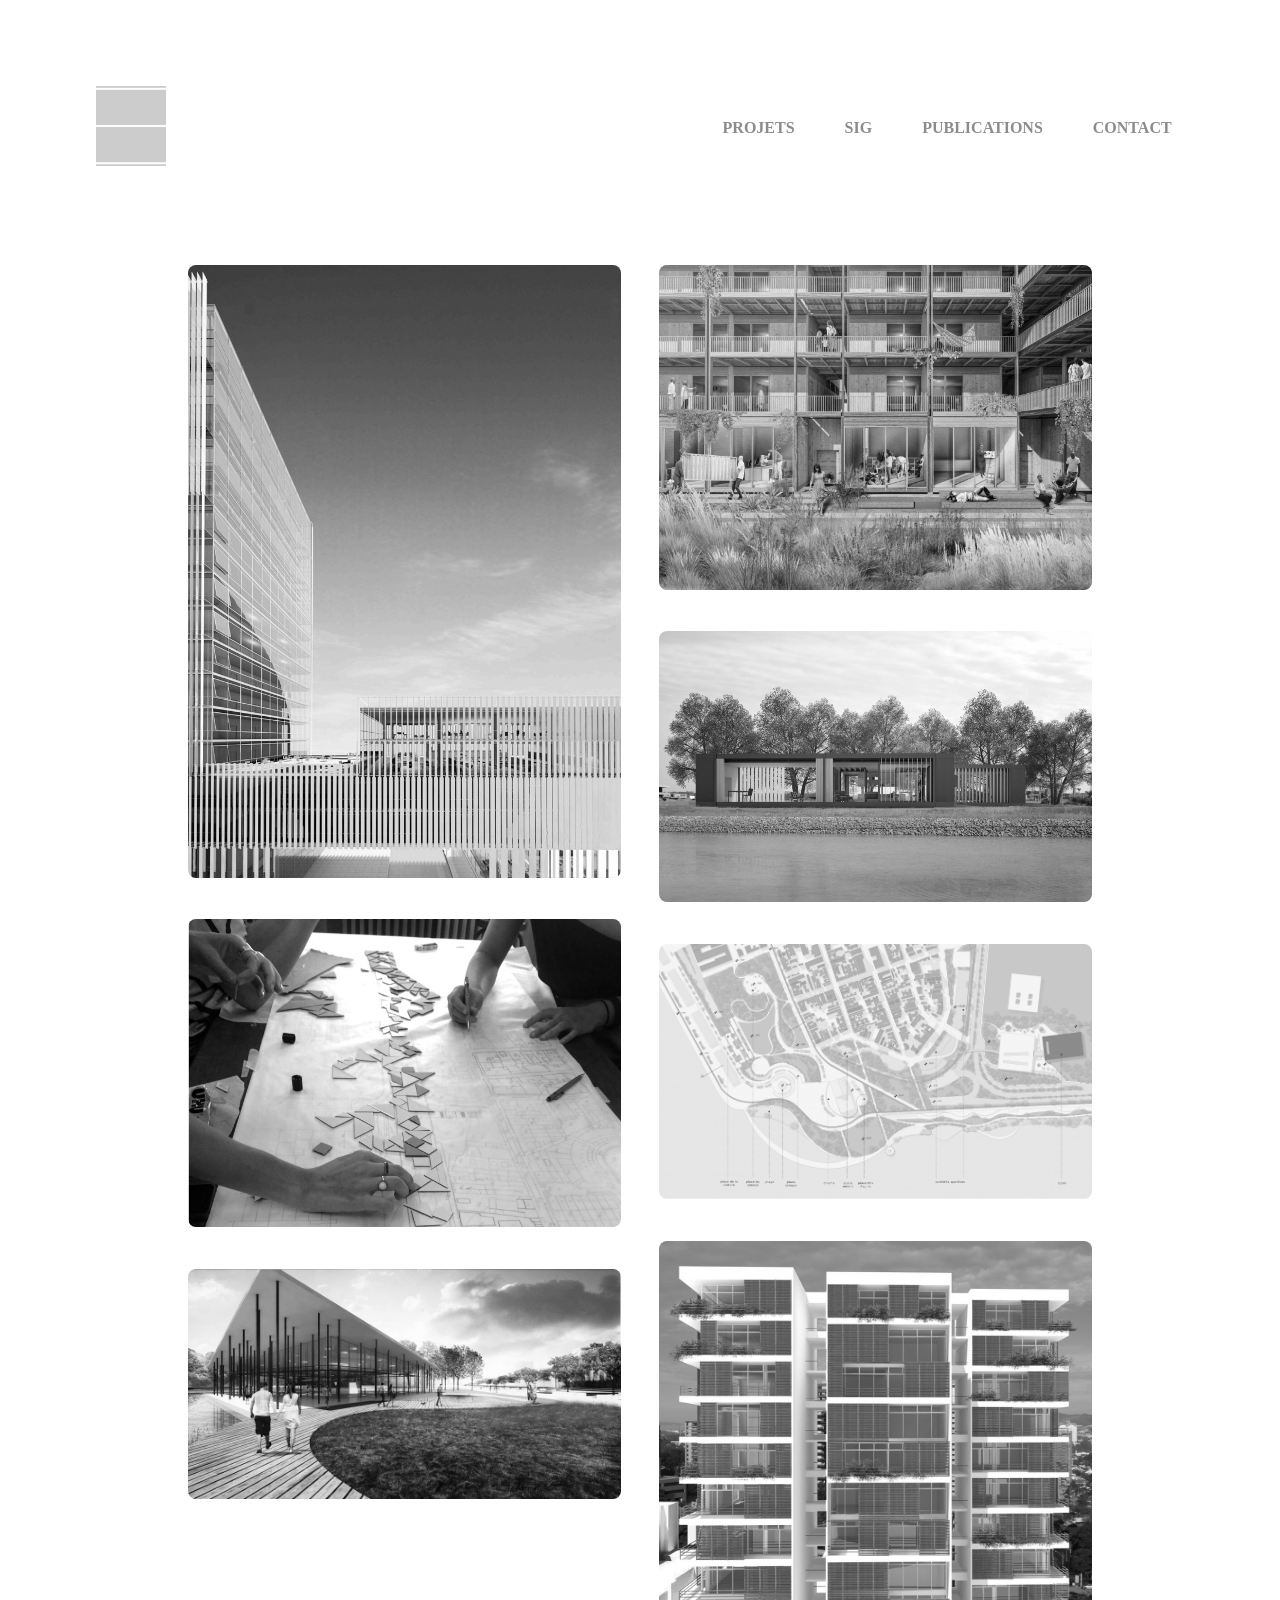
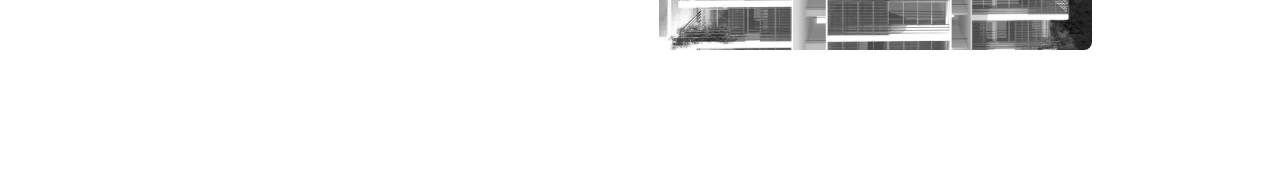
<file: index.html>
<!DOCTYPE html>
<html lang="en">
<head>
    <!-- Google tag (gtag.js) -->
    <script async src="https://www.googletagmanager.com/gtag/js?id=G-K99EKT0FQX"></script>
    <script>
    window.dataLayer = window.dataLayer || [];
    function gtag(){dataLayer.push(arguments);}
    gtag('js', new Date());

    gtag('config', 'G-K99EKT0FQX');
    </script>

    <meta charset="UTF-8">
    <meta name="viewport" content="width=device-width, initial-scale=1.0">
    <title>My Architecture Portfolio</title>
    <link rel="icon" type="image/png" href="images/icon.png">
    <link rel="stylesheet" href="style.css">
</head>
<body>
    <header>
        <div class="logo"> <a href="index.html"><img src="images/logo.png" alt="Logo"></a> </div>
        <nav>
            <ul>
                <li><a href="index.html">PROJETS</a></li>
                <li><a href="sig.html">SIG</a></li>
                <li><a href="publications.html">PUBLICATIONS</a></li>
                <li><a href="contact.html">CONTACT</a></li>
            </ul>
        </nav>
    </header>
    
    <section id="projects">
        <div class="gallery">
            
            <!-- Project 1 -->
            <a href="projects/project1.html" class="project">
                <img src="images/P1/cover.jpg" alt="Project 1">
                <div class="overlay">ADVB RS</div>
            </a>

            <!-- Project 5 -->
            <a href="projects/project5.html" class="project">
                <img src="images/P5/cover.png" alt="Project 5">
                <div class="overlay">Renouvellement Urbain Montmeló</div>
            </a>            

            <!-- Project 6 -->
            <a href="projects/project6.html" class="project">
                <img src="images/P6/cover.png" alt="Project 6">
                <div class="overlay">Centre d'expositions Farroupilha</div>
            </a>
            
            <!-- Project 3 -->
            <a href="projects/project3.html" class="project">
                <img src="images/P3/cover.png" alt="Project 3">
                <div class="overlay">Coop Baronesa</div>
            </a>

            <!-- Project 2 -->
            <a href="projects/project2.html" class="project">
                <img src="images/P2/cover.jpg" alt="Project 2">
                <div class="overlay">Habitation Ponta da Figueira</div>
            </a>
            
            <!-- Project 4 -->
            <a href="projects/project4.html" class="project">
                <img src="images/P4/cover.png" alt="Project 4">
                <div class="overlay">Renouvellement Urbain Cais do Porto</div>
            </a>

            <!-- Project 7 -->
            <a href="projects/project7.html" class="project">
                <img src="images/P7/cover.jpg" alt="Project 7">
                <div class="overlay">Résidence Loureiro Silva</div>
            </a>

        </div>
    </section>
</body>
</html>
</file>
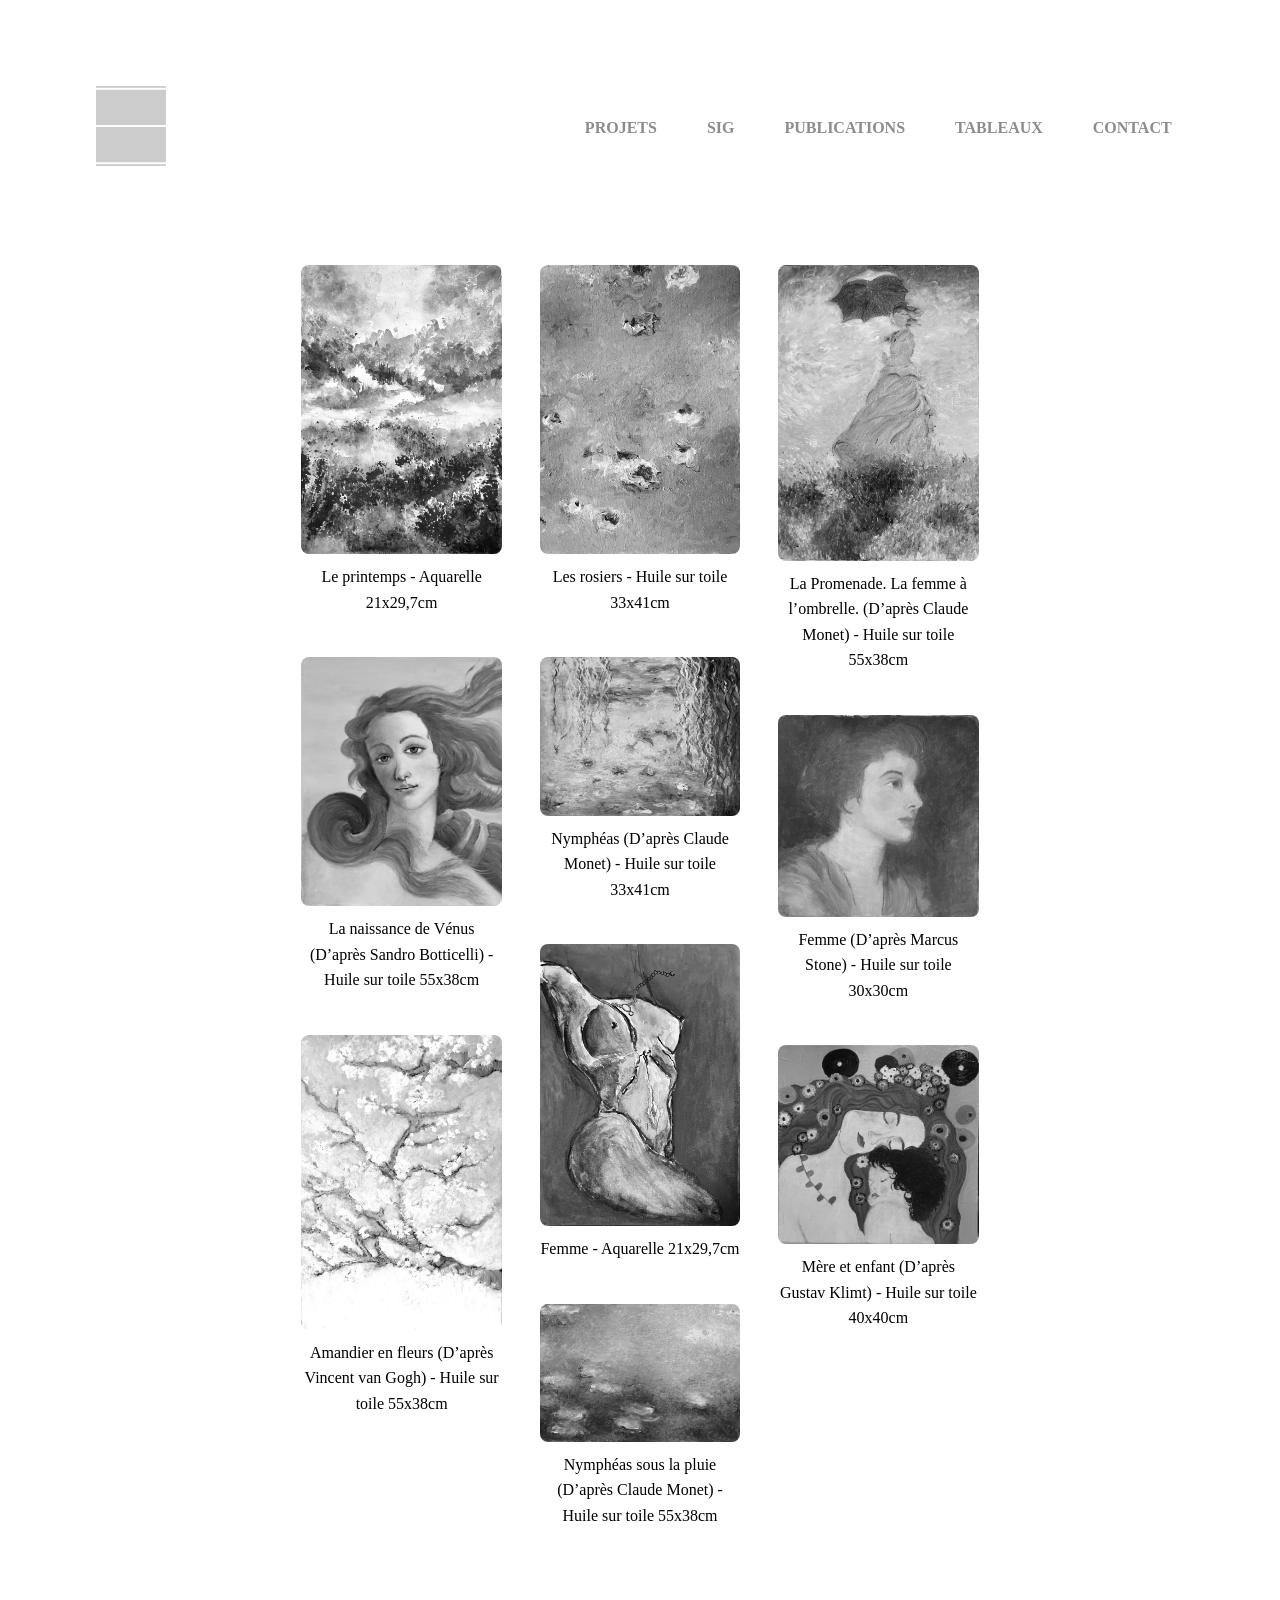
<file: art.html>
<!DOCTYPE html>
<html lang="en">
<head>
    <meta charset="UTF-8">
    <meta name="viewport" content="width=device-width, initial-scale=1.0">
    <title>Art</title>
    <link rel="stylesheet" href="style_art.css">
</head>
<body>
    <header>
        <div class="logo"> <a href="index.html"><img src="images/logo.png" alt="Logo"></a> </div>
        <nav>
            <ul>
                <li><a href="index.html">PROJETS</a></li>
                <li><a href="sig.html">SIG</a></li>
                <li><a href="publications.html">PUBLICATIONS</a></li>
                <li><a href="art.html">TABLEAUX</a></li>
                <li><a href="contact.html">CONTACT</a></li>
            </ul>
        </nav>
    </header>

<section id="projects">
        <div class="gallery">
            
            <!-- art 1 -->
            <a class="project">
                <img src="images/Galeria/1.jpg" alt="art 1">
                <div class="Art_legend">Le printemps - Aquarelle 21x29,7cm</div> 
            </a>

            <!-- art 2 -->
            <a class="project">
                <img src="images/Galeria/2.jpg" alt="art 2">
                <div class="Art_legend">La naissance de Vénus (D’après Sandro Botticelli) - Huile sur toile 55x38cm</div> 
            </a>

            <!-- art 3 -->
            <a class="project">
                <img src="images/Galeria/3.jpg" alt="art 3">
                <div class="Art_legend">Amandier en fleurs (D’après Vincent van Gogh) - Huile sur toile 55x38cm</div> 
            </a>

            <!-- art 4 -->
            <a class="project">
                <img src="images/Galeria/4.jpg" alt="art 4">
                <div class="Art_legend">Les rosiers - Huile sur toile 33x41cm</div> 
            </a>

            <!-- art 5 -->
            <a class="project">
                <img src="images/Galeria/5.jpg" alt="art 5">
                <div class="Art_legend">Nymphéas (D’après Claude Monet) - Huile sur toile 33x41cm</div> 
            </a>

            <!-- art 6 -->
            <a class="project">
                <img src="images/Galeria/6.jpg" alt="art 6">
                <div class="Art_legend">Femme - Aquarelle 21x29,7cm</div> 
            </a>

            <!-- art 7 -->
            <a class="project">
                <img src="images/Galeria/7.jpg" alt="art 7">
                <div class="Art_legend">Nymphéas sous la pluie (D’après Claude Monet) - Huile sur toile 55x38cm</div> 
            </a>

            <!-- art 8 -->
            <a class="project">
                <img src="images/Galeria/8.jpg" alt="art 8">
                <div class="Art_legend">La Promenade. La femme à l’ombrelle. (D’après Claude Monet) - Huile sur toile 55x38cm</div> 
            </a>

            <!-- art 9 -->
            <a class="project">
                <img src="images/Galeria/9.jpg" alt="art 9">
                <div class="Art_legend">Femme (D’après Marcus Stone) - Huile sur toile 30x30cm</div> 
            </a>

            <!-- art 10 -->
            <a class="project">
                <img src="images/Galeria/10.jpg" alt="art 10">
                <div class="Art_legend">Mère et enfant (D’après Gustav Klimt) - Huile sur toile 40x40cm</div> 
            </a>

        </div>
    </section>
</body>
</html>
</file>
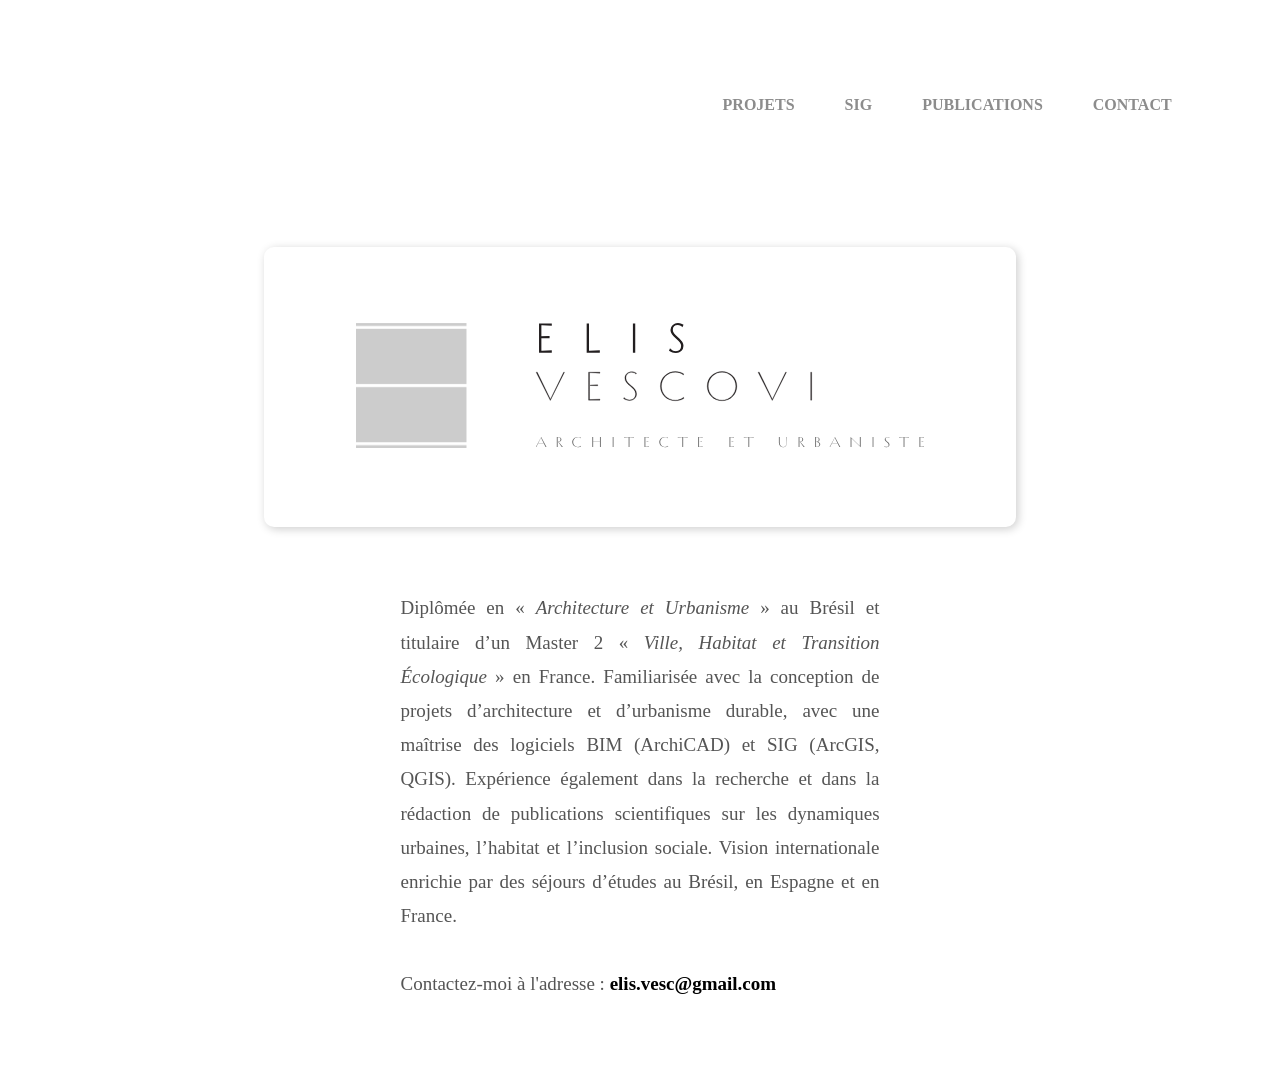
<file: contact.html>
<!DOCTYPE html>
<html lang="en">
<head>
    <meta charset="UTF-8">
    <meta name="viewport" content="width=device-width, initial-scale=1.0">
    <title>Contact</title>
    <link rel="stylesheet" href="style_contact.css">
</head>
<body>
    <header>
        <nav>
            <ul>
                <li><a href="index.html">PROJETS</a></li>
                <li><a href="sig.html">SIG</a></li>
                <li><a href="publications.html">PUBLICATIONS</a></li>
                <li><a href="contact.html">CONTACT</a></li>
            </ul>
        </nav>
    </header>

    <section class="contact">
        <img src="images/me.svg" alt="Logo"> 
    </section>


    <div class="about">
        <p>
            <br> <!-- This skips one line -->
            Diplômée en « <i>Architecture et Urbanisme</i> » au Brésil et titulaire d’un Master 2 « <i>Ville, Habitat et Transition Écologique</i> » en France. Familiarisée avec la conception de projets d’architecture et d’urbanisme durable, avec une maîtrise des logiciels BIM (ArchiCAD) et SIG (ArcGIS, QGIS). Expérience également dans la recherche et dans la rédaction de publications scientifiques sur les dynamiques urbaines, l’habitat et l’inclusion sociale. Vision internationale enrichie par des séjours d’études au Brésil, en Espagne et en France.
            <br> <!-- This skips one line -->
            <br> <!-- This skips one line -->
            Contactez-moi à l'adresse : <span class="highlight">elis.vesc@gmail.com</span>
        </p>    
    </div>

</body>
</html>
</file>
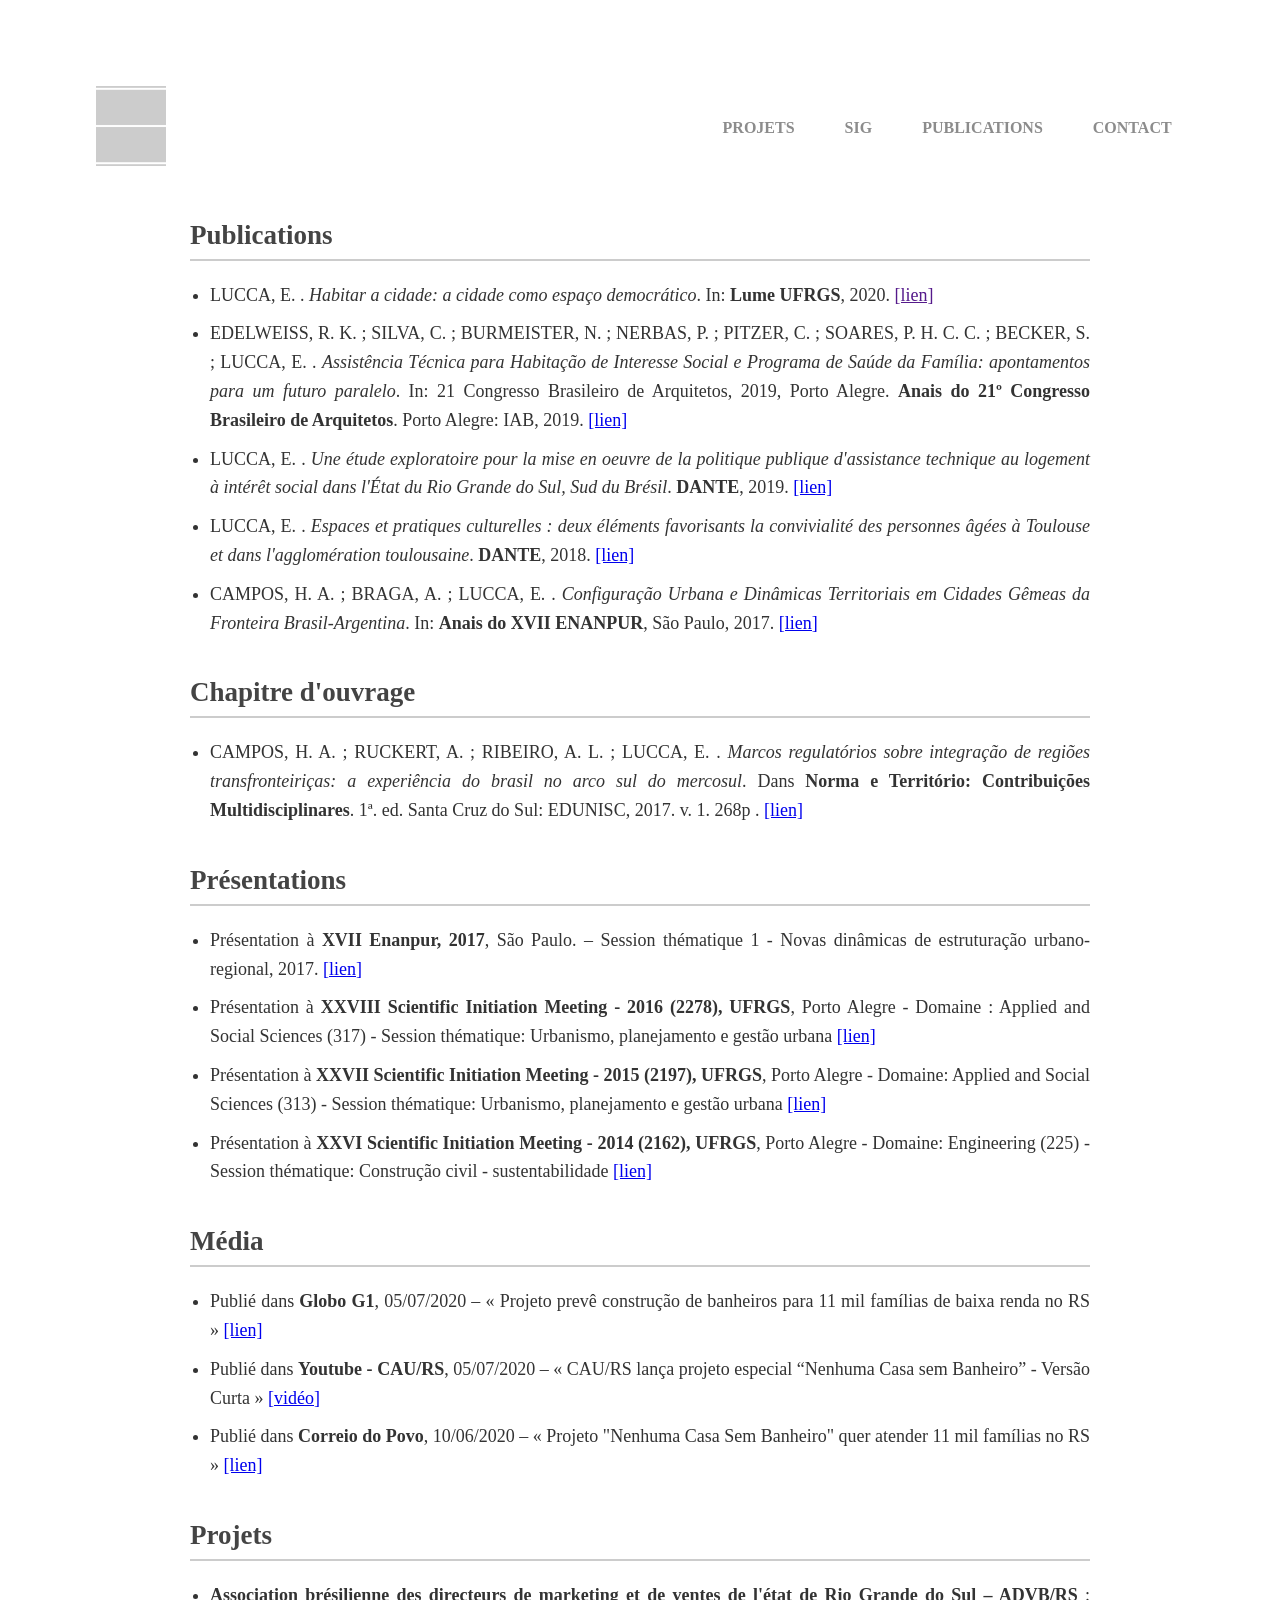
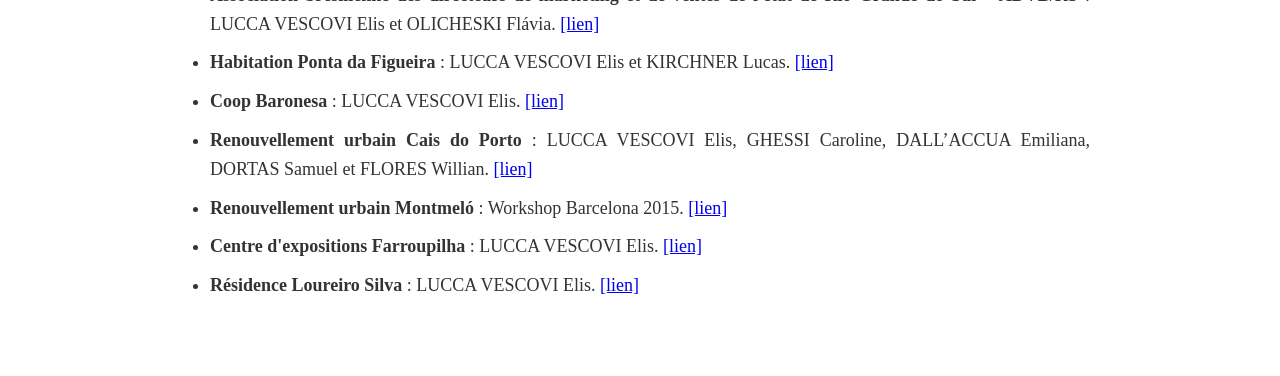
<file: publications.html>
<!DOCTYPE html>
<html lang="en">
<head>
    <meta charset="UTF-8">
    <meta name="viewport" content="width=device-width, initial-scale=1.0">
    <title>PUBLICATIONS</title>
    <link rel="stylesheet" href="style_publications.css">
</head>
<body>
    <header>
        <div class="logo"> <a href="index.html"><img src="images/logo.png" alt="Logo"></a> </div>
        <nav>
            <ul>
                <li><a href="index.html">PROJETS</a></li>
                <li><a href="sig.html">SIG</a></li>
                <li><a href="publications.html">PUBLICATIONS</a></li>
                <li><a href="contact.html">CONTACT</a></li>
            </ul>
        </nav>
    </header>

    <main>

        <section id="publications">
            <h2>Publications</h2>
            <ul>

                <li>LUCCA, E. . <i>Habitar a cidade: a cidade como espaço democrático</i>. In: <strong>Lume UFRGS</strong>, 2020.
                <a href="" target="_blank">[lien]</a>
                </li>

                <li>EDELWEISS, R. K. ; SILVA, C. ; BURMEISTER, N. ; NERBAS, P. ; PITZER, C. ; SOARES, P. H. C. C. ; BECKER, S. ; LUCCA, E. . <i>Assistência Técnica para Habitação de Interesse Social e Programa de Saúde da Família: apontamentos para um futuro paralelo</i>. In: 21 Congresso Brasileiro de Arquitetos, 2019, Porto Alegre. <strong>Anais do 21º Congresso Brasileiro de Arquitetos</strong>. Porto Alegre: IAB, 2019.
                <a href="https://www.21cba.com.br/" target="_blank">[lien]</a>
                </li>

                <li>LUCCA, E. . <i>Une étude exploratoire pour la mise en oeuvre de la politique publique d'assistance technique au logement à intérêt social dans l'État du Rio Grande do Sul, Sud du Brésil</i>. <strong>DANTE</strong>, 2019. 
                <a href="https://dante.univ-tlse2.fr/s/fr/item/9213" target="_blank">[lien]</a>
                </li>

                <li>LUCCA, E. . <i>Espaces et pratiques culturelles : deux éléments favorisants la convivialité des personnes âgées à Toulouse et dans l'agglomération toulousaine</i>. <strong>DANTE</strong>, 2018.
                <a href="https://dante.univ-tlse2.fr/s/fr/item/6965" target="_blank">[lien]</a>
                </li>               

                <li>CAMPOS, H. A. ; BRAGA, A. ; LUCCA, E. . <i>Configuração Urbana e Dinâmicas Territoriais em Cidades Gêmeas da Fronteira Brasil-Argentina</i>. In: <strong>Anais do XVII ENANPUR</strong>, São Paulo, 2017. 
                <a href="https://anais.anpur.org.br/index.php/anaisenanpur/article/view/2341" target="_blank">[lien]</a>
                </li>               

            </ul>
        </section>

        <section id="book">
            <h2>Chapitre d'ouvrage</h2>
            <ul>
                <li>CAMPOS, H. A. ; RUCKERT, A. ; RIBEIRO, A. L. ; LUCCA, E. . <i>Marcos regulatórios sobre integração de regiões transfronteiriças: a experiência do brasil no arco sul do mercosul</i>. Dans <strong>Norma e Território: Contribuições Multidisciplinares</strong>. 1ª. ed. Santa Cruz do Sul: EDUNISC, 2017. v. 1. 268p .
                <a href="https://repositorio.unisc.br/jspui/bitstream/11624/1763/1/Norma%20e%20territ%C3%B3rio.pdf" target="_blank">[lien]</a>
                </li>
            </ul>
        </section>

        <section id="presentation">
            <h2>Présentations</h2>
            <ul>
                <li>Présentation à <strong>XVII Enanpur, 2017</strong>, São Paulo. – Session thématique 1 - Novas dinâmicas de estruturação urbano-regional, 2017.
                    <a href="https://xviienanpur.anpur.org.br/" target="_blank">[lien]</a>
                </li>

                <li>Présentation à <strong>XXVIII Scientific Initiation Meeting - 2016 (2278), UFRGS</strong>, Porto Alegre - Domaine : Applied and Social Sciences (317) - Session thématique: Urbanismo, planejamento e gestão urbana
                    <a href="https://lume.ufrgs.br/handle/10183/154155" target="_blank">[lien]</a>
                </li>
                
                <li>Présentation à <strong>XXVII Scientific Initiation Meeting - 2015 (2197), UFRGS</strong>, Porto Alegre - Domaine: Applied and Social Sciences (313) - Session thématique: Urbanismo, planejamento e gestão urbana
                    <a href="https://lume.ufrgs.br/handle/10183/136880" target="_blank">[lien]</a>
                </li>

                <li>Présentation à <strong>XXVI Scientific Initiation Meeting - 2014 (2162), UFRGS</strong>, Porto Alegre - Domaine: Engineering (225) - Session thématique: Construção civil - sustentabilidade
                    <a href="https://lume.ufrgs.br/handle/10183/112595" target="_blank">[lien]</a>
                </li>                
            </ul>
        </section>

        <section id="media">
            <h2>Média</h2>
            <ul>
                <li>Publié dans <strong>Globo G1</strong>, 05/07/2020 – « Projeto prevê construção de banheiros para 11 mil famílias de baixa renda no RS »
                <a href="https://g1.globo.com/rs/rio-grande-do-sul/noticia/2020/07/05/projeto-preve-construcao-de-banheiros-para-11-mil-familias-de-baixa-renda-no-rs.ghtml" target="_blank">[lien]</a>
                </li>

                <li>Publié dans <strong>Youtube - CAU/RS</strong>, 05/07/2020 – « CAU/RS lança projeto especial “Nenhuma Casa sem Banheiro” - Versão Curta »
                <a href="https://www.youtube.com/watch?v=WAVICaUe8XA&feature=emb_logo" target="_blank">[vidéo]</a>
                </li>
                

                <li>Publié dans <strong>Correio do Povo</strong>, 10/06/2020 – « Projeto "Nenhuma Casa Sem Banheiro" quer atender 11 mil famílias no RS »
                <a href="https://www.correiodopovo.com.br/not%C3%ADcias/geral/projeto-nenhuma-casa-sem-banheiro-quer-atender-11-mil-fam%C3%ADlias-no-rs-1.434545" target="_blank">[lien]</a>
                </li>
                  
            </ul>
        </section>

        <section id="Projets">
            <h2>Projets</h2>
            <ul>
                <li><strong>Association brésilienne des directeurs de marketing et de ventes de l'état de Rio Grande do Sul – ADVB/RS</strong> : LUCCA VESCOVI Elis et OLICHESKI Flávia.
                <a href="projects/project1.html" target="_blank">[lien]</a>
                </li>

                <li><strong>Habitation Ponta da Figueira</strong> : LUCCA VESCOVI Elis et KIRCHNER Lucas.
                <a href="projects/project2.html" target="_blank">[lien]</a>
                </li>

                <li><strong>Coop Baronesa</strong> : LUCCA VESCOVI Elis.
                <a href="projects/project3.html" target="_blank">[lien]</a>
                </li>
                                  
                <li><strong>Renouvellement urbain Cais do Porto</strong> : LUCCA VESCOVI Elis, GHESSI Caroline, DALL’ACCUA Emiliana, DORTAS Samuel et FLORES Willian.
                <a href="projects/project4.html" target="_blank">[lien]</a>
                </li>

                <li><strong>Renouvellement urbain Montmeló</strong> : Workshop Barcelona 2015.
                <a href="projects/project5.html" target="_blank">[lien]</a>
                </li>

                <li><strong>Centre d'expositions Farroupilha</strong> : LUCCA VESCOVI Elis.
                <a href="projects/project6.html" target="_blank">[lien]</a>
                </li>

                <li><strong>Résidence Loureiro Silva</strong> : LUCCA VESCOVI Elis.
                <a href="projects/project7.html" target="_blank">[lien]</a>
                </li>

            </ul>
        </section>        

    </main>
</body>
</html>
</file>
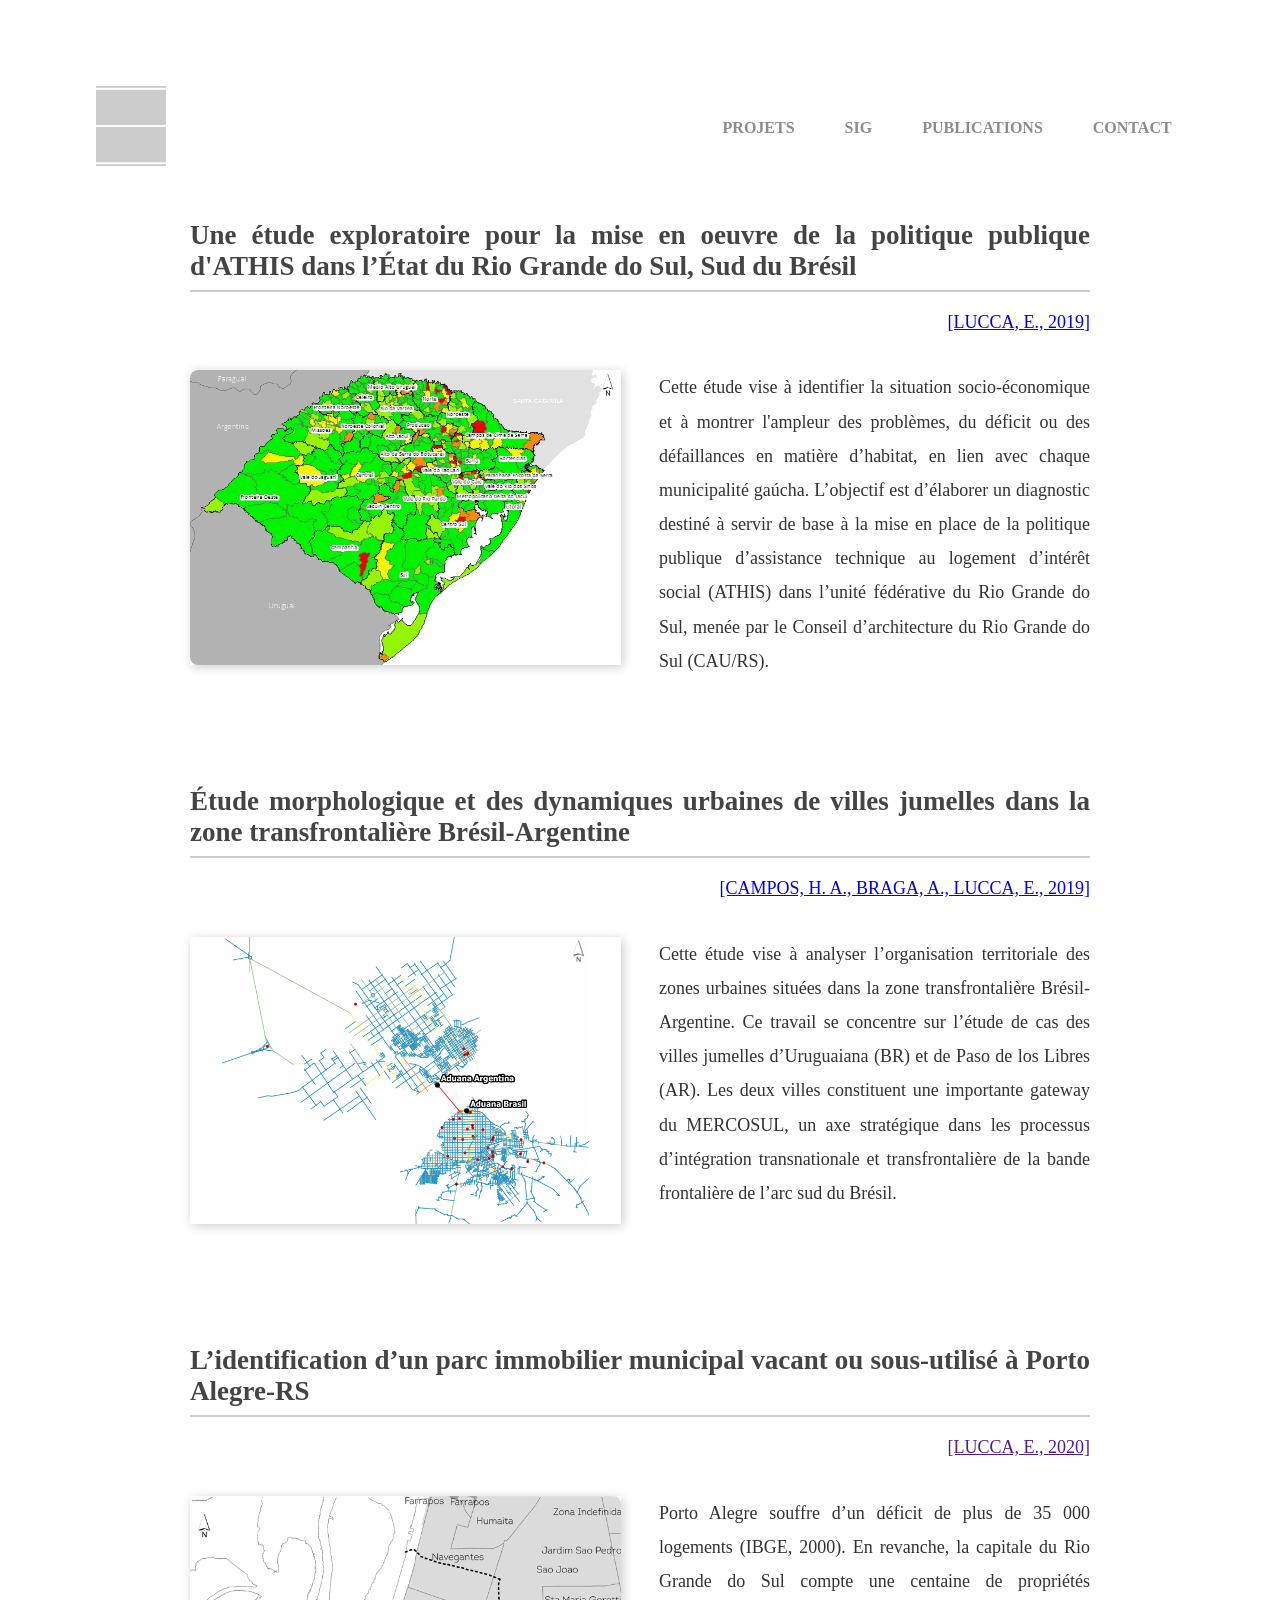
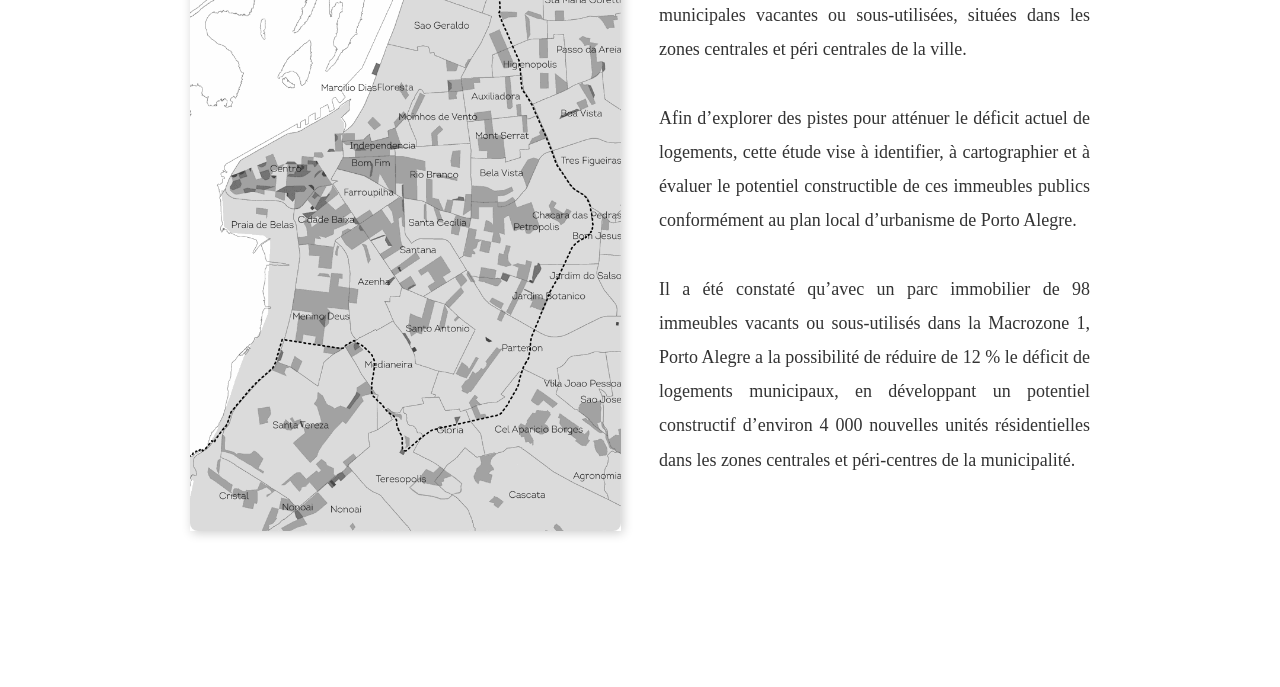
<file: sig.html>
<!DOCTYPE html>
<html lang="en">
<head>
    <meta charset="UTF-8">
    <meta name="viewport" content="width=device-width, initial-scale=1.0">
    <title>SIG</title>
    <link rel="stylesheet" href="sytle_sig.css">
</head>
<body>
    <header>
        <div class="logo"> <a href="index.html"><img src="images/logo.png" alt="Logo"></a> </div>
        <nav>
            <ul>
                <li><a href="index.html">PROJETS</a></li>
                <li><a href="sig.html">SIG</a></li>
                <li><a href="publications.html">PUBLICATIONS</a></li>
                <li><a href="contact.html">CONTACT</a></li>
            </ul>
        </nav>
    </header>

    <main>
        <section id="RS">
            <h2>Une étude exploratoire pour la mise en oeuvre de la politique publique d'ATHIS dans l’État du Rio Grande do Sul, Sud du Brésil</h2><a class="cite" href="https://dante.univ-tlse2.fr/s/fr/item/9213" target="_blank">[LUCCA, E., 2019]</a>
            
            <div class="gallerySIG">
                <a class="gif">
                    <div class="image-wrapper">
                        <img src="images/SIG/RS.gif" alt="Cartes RS">
                    </div>
                </a>

                <p>Cette étude vise à identifier la situation socio-économique et à montrer l'ampleur des problèmes, du déficit ou des défaillances en matière d’habitat, en lien avec chaque municipalité gaúcha. L’objectif est d’élaborer un diagnostic destiné à servir de base à la mise en place de la politique publique d’assistance technique au logement d’intérêt social (ATHIS) dans l’unité fédérative du Rio Grande do Sul, menée par le Conseil d’architecture du Rio Grande do Sul (CAU/RS).
                </p>

            </div>
        </section>


        <section id="URUGUAI">
            <h2>Étude morphologique et des dynamiques urbaines de villes jumelles dans la zone transfrontalière Brésil-Argentine</h2><a class="cite" href="https://anais.anpur.org.br/index.php/anaisenanpur/article/view/2341" target="_blank">[CAMPOS, H. A., BRAGA, A., LUCCA, E., 2019]</a>

            <div class="gallerySIG">
                <a class="gif">
                    <div class="image-wrapper">
                        <img src="images/SIG/URUGUAI.gif" alt="Cartes URUGUAI">
                    </div>   
                </a>

                <p>Cette étude vise à analyser l’organisation territoriale des zones urbaines situées dans la zone transfrontalière Brésil-Argentine. Ce travail se concentre sur l’étude de cas des villes jumelles d’Uruguaiana (BR) et de Paso de los Libres (AR). Les deux villes constituent une importante gateway du MERCOSUL, un axe stratégique dans les processus d’intégration transnationale et transfrontalière de la bande frontalière de l’arc sud du Brésil.
                </p> 
            </div>
        </section>


        
        <section id="POA">
            <h2>L’identification d’un parc immobilier municipal vacant ou sous-utilisé à Porto Alegre-RS</h2><a class="cite" href="" target="_blank">[LUCCA, E., 2020]</a>

            <div class="gallerySIG">
                <a class="gif">
                    <div class="image-wrapper">
                        <img src="images/SIG/POA.gif" alt="Cartes POA">
                    </div>
                </a>

                <p>Porto Alegre souffre d’un déficit de plus de 35 000 logements (IBGE, 2000). En revanche, la capitale du Rio Grande do Sul compte une centaine de propriétés municipales vacantes ou sous-utilisées, situées dans les zones centrales et péri centrales de la ville. 
                <br> <!-- This skips one line -->
                <br> <!-- This skips one line -->    
                Afin d’explorer des pistes pour atténuer le déficit actuel de logements, cette étude vise à identifier, à cartographier et à évaluer le potentiel constructible de ces immeubles publics conformément au plan local d’urbanisme de Porto Alegre.
                <br> <!-- This skips one line -->
                <br> <!-- This skips one line -->    
                Il a été constaté qu’avec un parc immobilier de 98 immeubles vacants ou sous-utilisés dans la Macrozone 1, Porto Alegre a la possibilité de réduire de 12 % le déficit de logements municipaux, en développant un potentiel constructif d’environ 4 000 nouvelles unités résidentielles dans les zones centrales et péri-centres de la municipalité.               
                </p>
            </div>
        </section>
    </main>
</body>
</html>
</file>
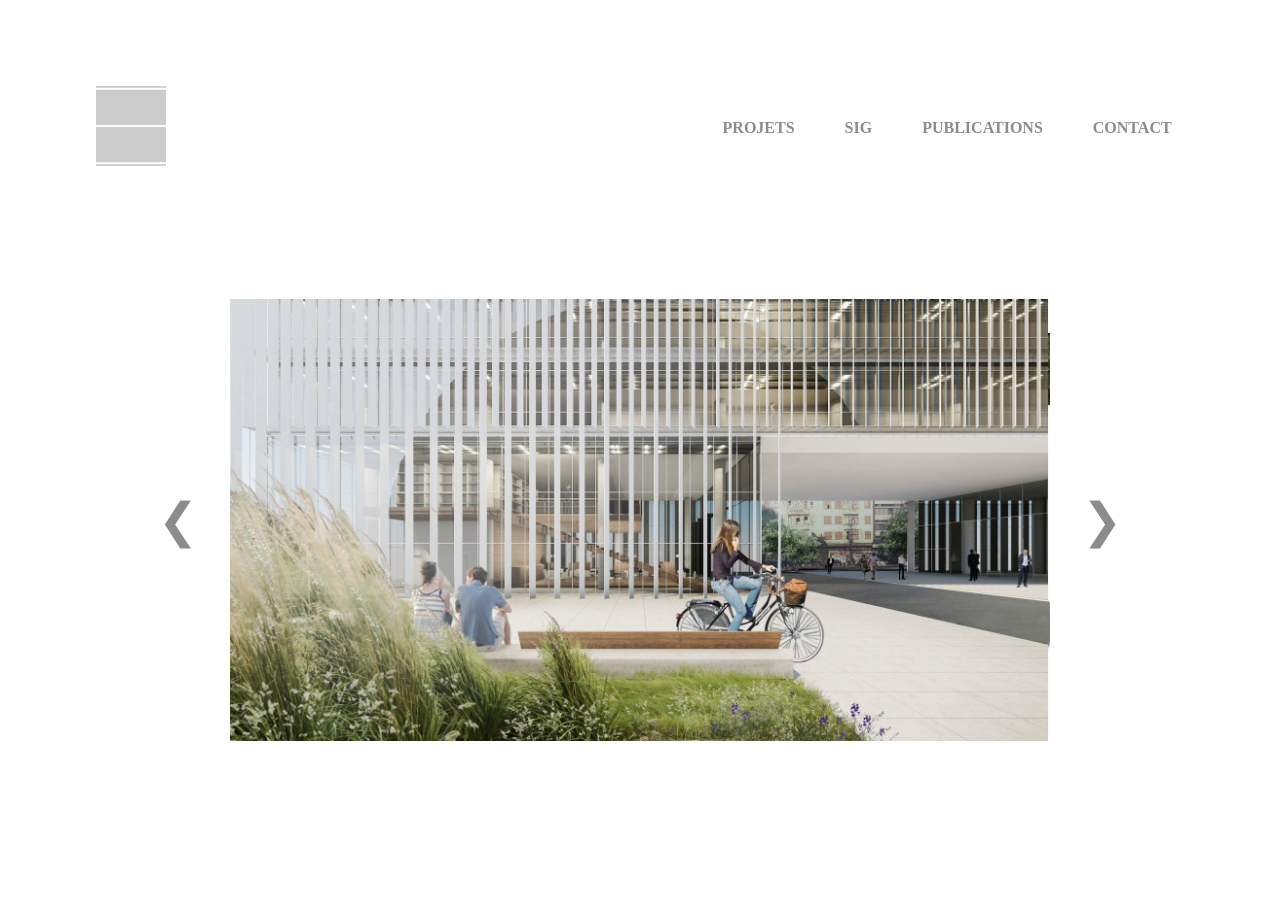
<file: projects/project1.html>
<!DOCTYPE html>
<html lang="en">
<head>
    <meta charset="UTF-8">
    <meta name="viewport" content="width=device-width, initial-scale=1.0">
    <title>Project 1 – ADVB RS</title>
    <link rel="stylesheet" href="project_style.css">
</head>
<body>

<header>
    <div class="logo"> <a href="../index.html"><img src="../images/logo.png" alt="Logo"></a> </div>
    <nav>
        <ul>
            <li><a href="../index.html">PROJETS</a></li>
            <li><a href="../sig.html">SIG</a></li>
            <li><a href="../publications.html">PUBLICATIONS</a></li>
            <li><a href="../contact.html">CONTACT</a></li>
        </ul>
    </nav>
</header>

<div class="slideshow-container">
    <img src="../images/P1/slide1.jpg" class="slide active" alt="Slide 1">
    <img src="../images/P1/slide2.jpg" class="slide" alt="Slide 2">
    <img src="../images/P1/slide3.jpg" class="slide" alt="Slide 3">
    <img src="../images/P1/slide4.jpg" class="slide" alt="Slide 4">
    <img src="../images/P1/slide5.png" class="slide" alt="Slide 5">
    <img src="../images/P1/slide6.png" class="slide" alt="Slide 6">
    <img src="../images/P1/slide7.png" class="slide" alt="Slide 7">
    <img src="../images/P1/slide8.png" class="slide" alt="Slide 8">
    <img src="../images/P1/slide9.png" class="slide" alt="Slide 9">
    <img src="../images/P1/slide10.png" class="slide" alt="Slide 10">
    <img src="../images/P1/slide11.png" class="slide" alt="Slide 11">
    <img src="../images/P1/slide12.png" class="slide" alt="Slide 12">
    <img src="../images/P1/slide13.png" class="slide" alt="Slide 13">

    <div class="project-title">ADVB RS</div>

    <button class="nav-arrow prev" onclick="changeSlide(-1)">&#10094;</button>
    <button class="nav-arrow next" onclick="changeSlide(1)">&#10095;</button>
</div>

<script>
    let slideIndex = 0;
    const slides = document.querySelectorAll('.slide');
    const projectTitle = document.querySelector('.project-title');

    const titles = [
        " ",
        " ",
        " ",
        " ",
        "Plan de niveau 1",
        "Plan de niveau 2",
        "Plan de niveau 3",
        "Plan de niveau 4",
        "Plan de niveau 5",
        "Coupe A : vue longitudinale du bâtiment",
        "Coupes B et E : vues transversales du bâtiment",
        "Élévation Ouest et élévation Est",
        "Élévation Sud",
    ];

    function showSlide(index) {
        slides.forEach(slide => slide.classList.remove('active'));
        slides[index].classList.add('active');
        projectTitle.textContent = titles[index] || "ADVB RS";  // fallback
    }

    function changeSlide(direction) {
        slideIndex = (slideIndex + direction + slides.length) % slides.length;
        showSlide(slideIndex);
    }

    // Show first slide and title on load
    showSlide(slideIndex);
</script>


</body>
</html>
</file>
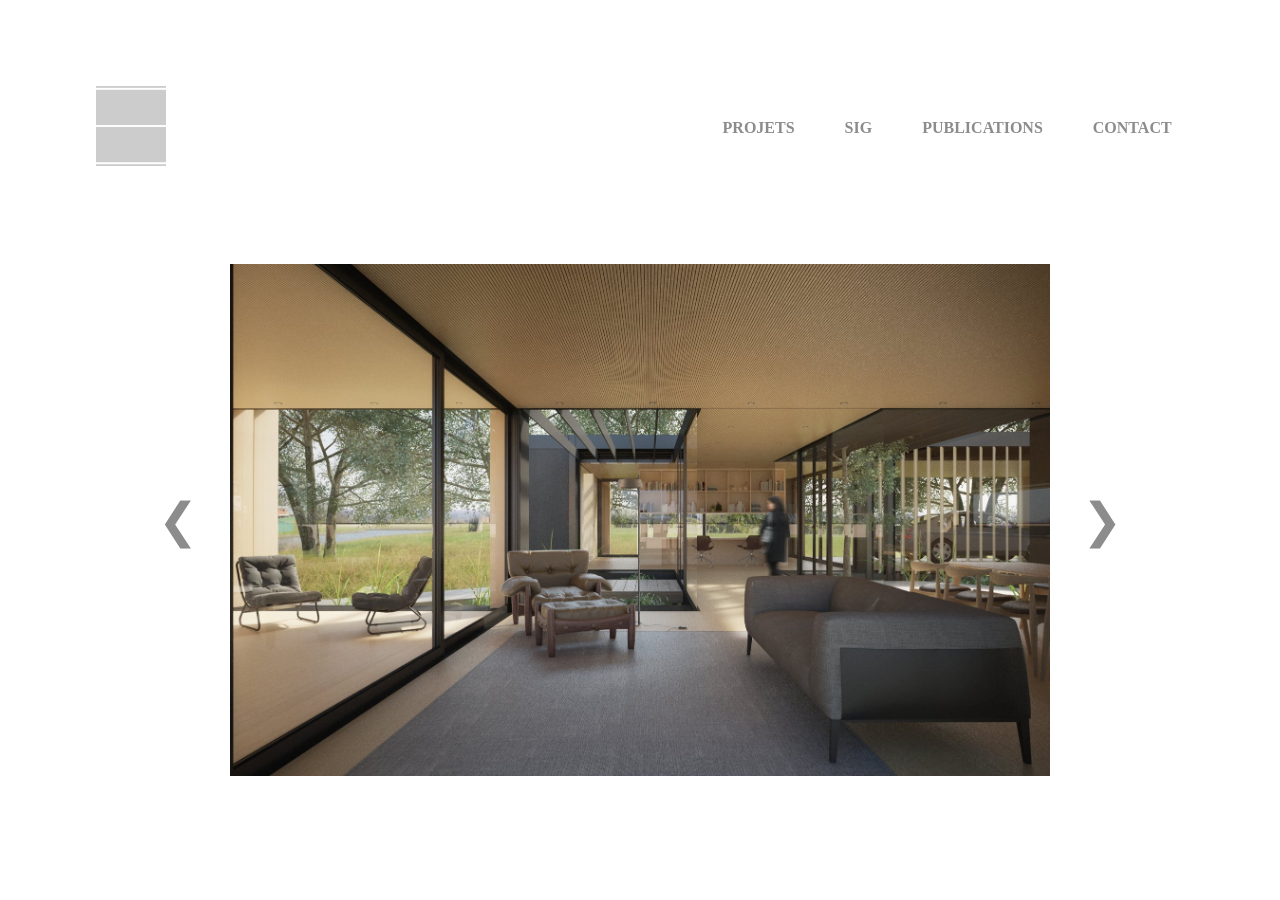
<file: projects/project2.html>
<!DOCTYPE html>
<html lang="en">
<head>
    <meta charset="UTF-8">
    <meta name="viewport" content="width=device-width, initial-scale=1.0">
    <title>Project 2 – Habitation Ponta da Figueira</title>
    <link rel="stylesheet" href="project_style.css">
</head>
<body>

<header>
    <div class="logo"> <a href="../index.html"><img src="../images/logo.png" alt="Logo"></a> </div>
    <nav>
        <ul>
            <li><a href="../index.html">PROJETS</a></li>
            <li><a href="../sig.html">SIG</a></li>
            <li><a href="../publications.html">PUBLICATIONS</a></li>
            <li><a href="../contact.html">CONTACT</a></li>
        </ul>
    </nav>
</header>

<div class="slideshow-container">
    <img src="../images/P2/slide1.jpg" class="slide active" alt="Slide 1">
    <img src="../images/P2/slide2.jpg" class="slide" alt="Slide 2">
    <img src="../images/P2/slide3.png" class="slide" alt="Slide 3">
    <img src="../images/P2/slide4.png" class="slide" alt="Slide 4">
    <img src="../images/P2/slide5.png" class="slide" alt="Slide 5">
    <img src="../images/P2/slide6.png" class="slide" alt="Slide 6">
    <img src="../images/P2/slide7.png" class="slide" alt="Slide 7">
    <img src="../images/P2/slide8.png" class="slide" alt="Slide 8">
    <img src="../images/P2/slide9.png" class="slide" alt="Slide 9">
    <img src="../images/P2/slide10.png" class="slide" alt="Slide 10">
    <img src="../images/P2/slide11.png" class="slide" alt="Slide 11">
    <img src="../images/P2/slide13.png" class="slide" alt="Slide 13">
    <img src="../images/P2/slide14.png" class="slide" alt="Slide 14">
    <img src="../images/P2/slide15.png" class="slide" alt="Slide 15">
    <img src="../images/P2/slide12.png" class="slide" alt="Slide 12">
    <img src="../images/P2/montage.gif" class="slide" alt="Slide gif">


    <div class="project-title">Habitation Ponta da Figueira</div>

    <button class="nav-arrow prev" onclick="changeSlide(-1)">&#10094;</button>
    <button class="nav-arrow next" onclick="changeSlide(1)">&#10095;</button>
</div>

<script>
    let slideIndex = 0;
    const slides = document.querySelectorAll('.slide');
    const projectTitle = document.querySelector('.project-title');

    const titles = [
        " ",
        " ",
        "Plan de masse",
        "Plan de niveau 1",
        "Coupe : vue longitudinale du bâtiment",
        "Coupe : vue transversale du bâtiment",
        "Coupe : vue longitudinale du bâtiment",
        "Détail Cuisine",
        "Coupe en perspective",
        "Détail constructif 1",
        "Détail constructif 2",
        "Système de climatisation",
        "Système de panneaux photovoltaïques",
        "Système de plomberie",
        "Système constructif préfabriquée",
        "Étapes de montage",
    ];

    function showSlide(index) {
        slides.forEach(slide => slide.classList.remove('active'));
        slides[index].classList.add('active');
        projectTitle.textContent = titles[index] || "Habitation Ponta da Figueira";  // fallback
    }

    function changeSlide(direction) {
        slideIndex = (slideIndex + direction + slides.length) % slides.length;
        showSlide(slideIndex);
    }

    // Show first slide and title on load
    showSlide(slideIndex);
</script>

</body>
</html>
</file>
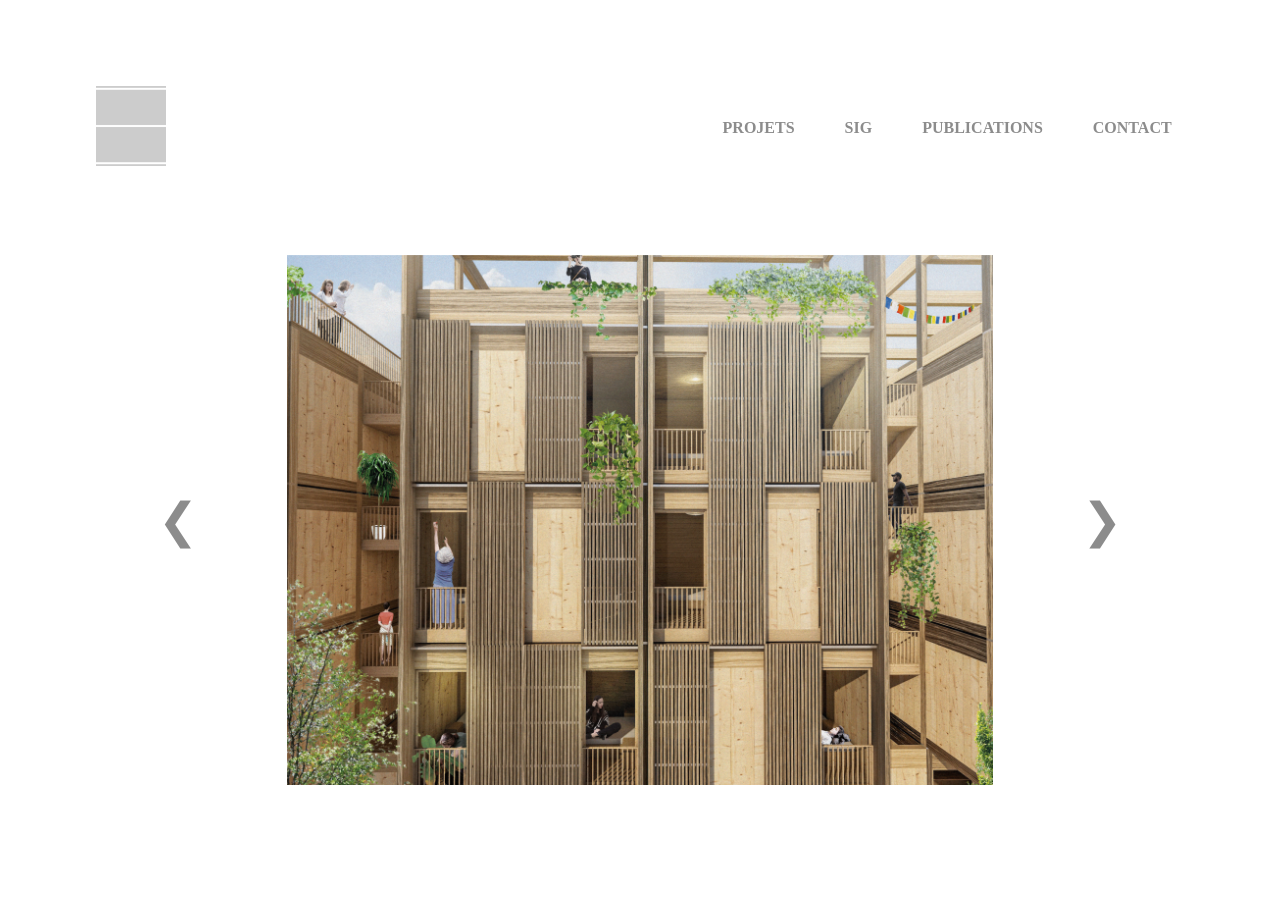
<file: projects/project3.html>
<!DOCTYPE html>
<html lang="en">
<head>
    <meta charset="UTF-8">
    <meta name="viewport" content="width=device-width, initial-scale=1.0">
    <title>Project 3 – Coop Baronesa</title>
    <link rel="stylesheet" href="project_style.css">
</head>
<body>

<header>
    <div class="logo"> <a href="../index.html"><img src="../images/logo.png" alt="Logo"></a> </div>
    <nav>
        <ul>
            <li><a href="../index.html">PROJETS</a></li>
            <li><a href="../sig.html">SIG</a></li>
            <li><a href="../publications.html">PUBLICATIONS</a></li>
            <li><a href="../contact.html">CONTACT</a></li>
        </ul>
    </nav>
</header>

<div class="slideshow-container">
    <img src="../images/P3/slide1.png" class="slide active" alt="Slide 1">
    <img src="../images/P3/slide2.png" class="slide" alt="Slide 2">
    <img src="../images/P3/slide3.png" class="slide" alt="Slide 3">
    <img src="../images/P3/slide4.png" class="slide" alt="Slide 4">
    <img src="../images/P3/slide5.png" class="slide" alt="Slide 5">
    <img src="../images/P3/slide6.png" class="slide" alt="Slide 6">
    <img src="../images/P3/slide7.png" class="slide" alt="Slide 7">
    <img src="../images/P3/slide8.png" class="slide" alt="Slide 8">
    <img src="../images/P3/slide9.png" class="slide" alt="Slide 9">
    <img src="../images/P3/slide10.png" class="slide" alt="Slide 10">
    <img src="../images/P3/slide11.png" class="slide" alt="Slide 11">
    <img src="../images/P3/slide12.png" class="slide" alt="Slide 12">
    <img src="../images/P3/slide13.png" class="slide" alt="Slide 13">
    <img src="../images/P3/slide14.png" class="slide" alt="Slide 14">
    <img src="../images/P3/slide15.png" class="slide" alt="Slide 15">


    <div class="project-title">Coop Baronesa</div>

    <button class="nav-arrow prev" onclick="changeSlide(-1)">&#10094;</button>
    <button class="nav-arrow next" onclick="changeSlide(1)">&#10095;</button>
</div>

<script>
    let slideIndex = 0;
    const slides = document.querySelectorAll('.slide');
    const projectTitle = document.querySelector('.project-title');

    const titles = [
        " ",
        " ",
        " ",
        " ",
        "Plan de niveau 1",
        "Plans de niveaux 2, 3 et 4",
        "Plan de niveau 5",
        "Unité d'habitation",
        "Perspective éclatée - Unité d'habitation",
        "Différentes configurations d'habitations",
        "Coupe 1 : vue transversale du bâtiment",
        "Coupe 2 : vue longitudinale du bâtiment",
        "Détail d’élévation",
        "Elévation Sud",
        "Elévation Ouest",
    ];

    function showSlide(index) {
        slides.forEach(slide => slide.classList.remove('active'));
        slides[index].classList.add('active');
        projectTitle.textContent = titles[index] || "Coop Baronesa";  // fallback
    }

    function changeSlide(direction) {
        slideIndex = (slideIndex + direction + slides.length) % slides.length;
        showSlide(slideIndex);
    }

    // Show first slide and title on load
    showSlide(slideIndex);
</script>

</body>
</html>
</file>
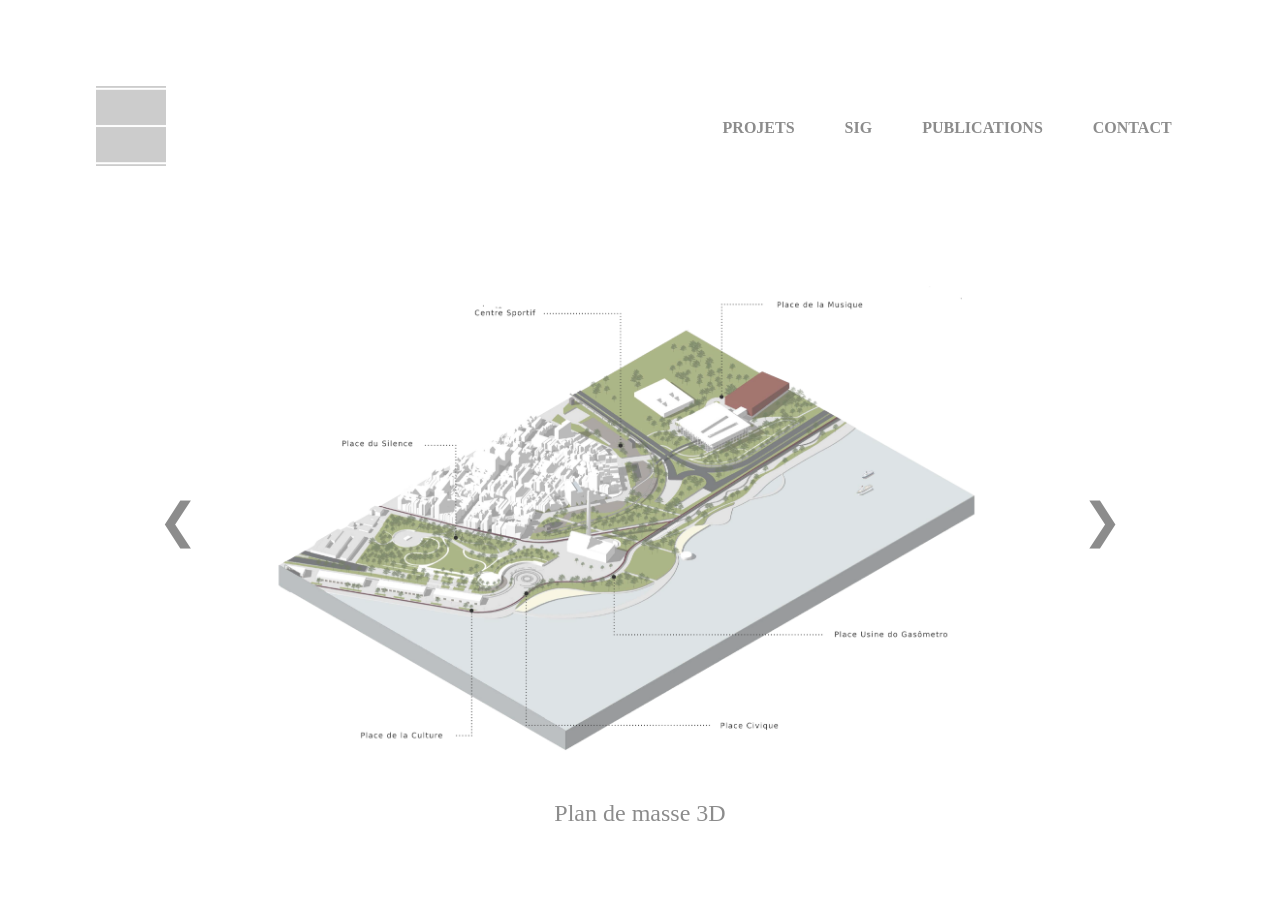
<file: projects/project4.html>
<!DOCTYPE html>
<html lang="en">
<head>
    <meta charset="UTF-8">
    <meta name="viewport" content="width=device-width, initial-scale=1.0">
    <title>Project 4 – Renouvellement Urbain Cais do Porto</title>
    <link rel="stylesheet" href="project_style.css">
</head>
<body>

<header>
    <div class="logo"> <a href="../index.html"><img src="../images/logo.png" alt="Logo"></a> </div>
    <nav>
        <ul>
            <li><a href="../index.html">PROJETS</a></li>
            <li><a href="../sig.html">SIG</a></li>
            <li><a href="../publications.html">PUBLICATIONS</a></li>
            <li><a href="../contact.html">CONTACT</a></li>
        </ul>
    </nav>
</header>

<div class="slideshow-container">
    <img src="../images/P4/slide1.png" class="slide active" alt="Slide 1">
    <img src="../images/P4/slide2.png" class="slide" alt="Slide 2">
    <img src="../images/P4/slide3.png" class="slide" alt="Slide 3">

    <div class="project-title">Renouvellement Urbain Cais do Porto</div>

    <button class="nav-arrow prev" onclick="changeSlide(-1)">&#10094;</button>
    <button class="nav-arrow next" onclick="changeSlide(1)">&#10095;</button>
</div>

<script>
    let slideIndex = 0;
    const slides = document.querySelectorAll('.slide');
    const projectTitle = document.querySelector('.project-title');

    const titles = [
        "Plan de masse 3D",
        "Plan de masse 2D",
        "Coupe longitudinale",
    ];

    function showSlide(index) {
        slides.forEach(slide => slide.classList.remove('active'));
        slides[index].classList.add('active');
        projectTitle.textContent = titles[index] || "Renouvellement Urbain Cais do Porto";  // fallback
    }

    function changeSlide(direction) {
        slideIndex = (slideIndex + direction + slides.length) % slides.length;
        showSlide(slideIndex);
    }

    // Show first slide and title on load
    showSlide(slideIndex);
</script>

</body>
</html>
</file>
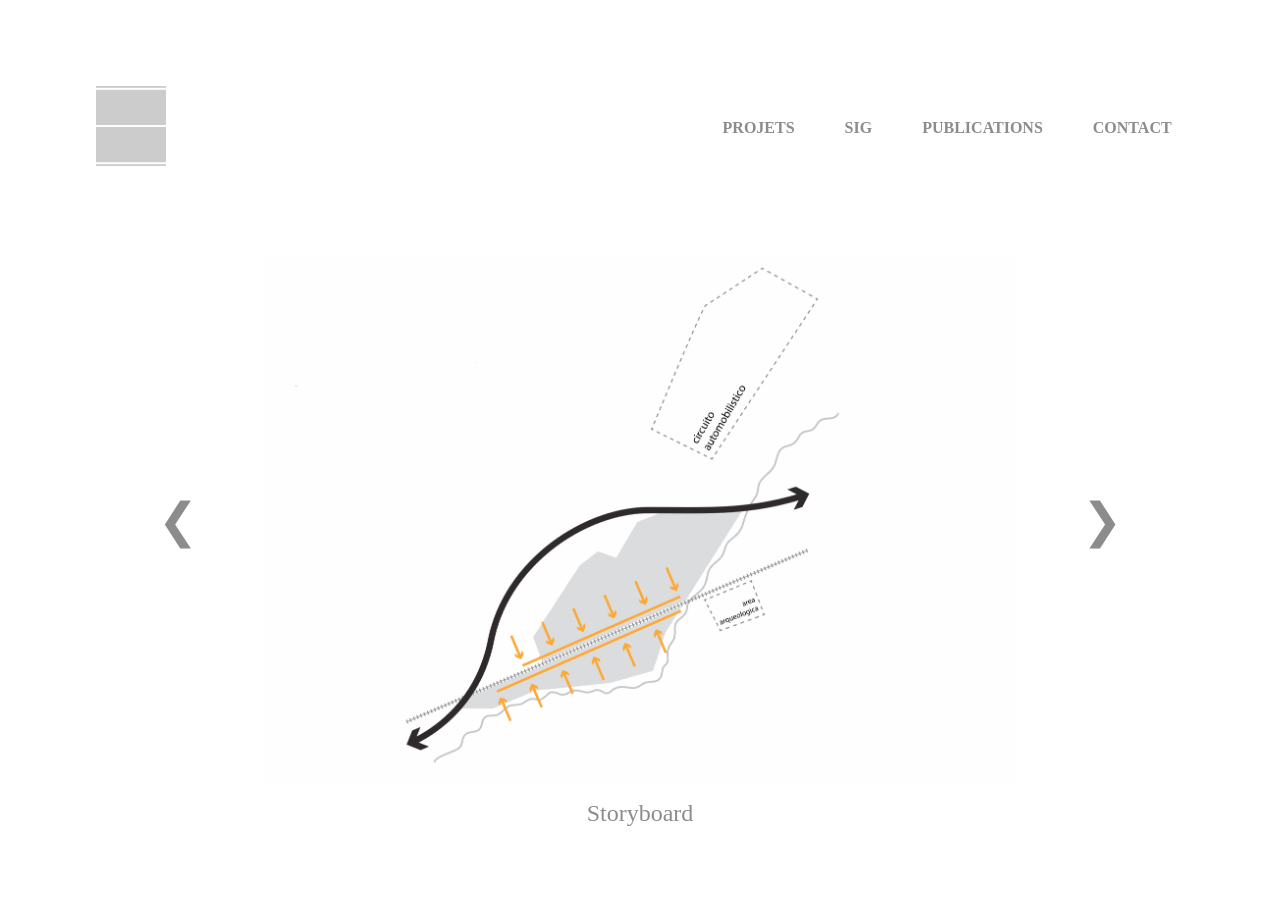
<file: projects/project5.html>
<!DOCTYPE html>
<html lang="en">
<head>
    <meta charset="UTF-8">
    <meta name="viewport" content="width=device-width, initial-scale=1.0">
    <title>Project 5 – Renouvellement Urbain Montmeló</title>
    <link rel="stylesheet" href="project_style.css">
</head>
<body>

<header>
    <div class="logo"> <a href="../index.html"><img src="../images/logo.png" alt="Logo"></a> </div>
    <nav>
        <ul>
            <li><a href="../index.html">PROJETS</a></li>
            <li><a href="../sig.html">SIG</a></li>
            <li><a href="../publications.html">PUBLICATIONS</a></li>
            <li><a href="../contact.html">CONTACT</a></li>
        </ul>
    </nav>
</header>

<div class="slideshow-container">
    <img src="../images/P5/montmello.gif" class="slide active" alt="Slide Gif">
    <img src="../images/P5/slide2.png" class="slide" alt="Slide 2">
    <img src="../images/P5/slide3.png" class="slide" alt="Slide 3">
    <img src="../images/P5/slide4.png" class="slide" alt="Slide 4">
    <img src="../images/P5/slide5.png" class="slide" alt="Slide 5">
    <img src="../images/P5/slide6.png" class="slide" alt="Slide 6">

    

    <div class="project-title">Renouvellement Urbain Montmeló</div>

    <button class="nav-arrow prev" onclick="changeSlide(-1)">&#10094;</button>
    <button class="nav-arrow next" onclick="changeSlide(1)">&#10095;</button>
</div>

<script>
    let slideIndex = 0;
    const slides = document.querySelectorAll('.slide');
    const projectTitle = document.querySelector('.project-title');

    const titles = [
        "Storyboard",
        "Tangram : Base créative pour la conception d’espaces",
        "Tangram : Base créative pour la conception d’espaces",
        " ",
        "Itinéraire ciclo peatonal",
        "Itinéraire ciclo peatonal",
    ];

    function showSlide(index) {
        slides.forEach(slide => slide.classList.remove('active'));
        slides[index].classList.add('active');
        projectTitle.textContent = titles[index] || "Renouvellement Urbain Montmeló";  // fallback
    }

    function changeSlide(direction) {
        slideIndex = (slideIndex + direction + slides.length) % slides.length;
        showSlide(slideIndex);
    }

    // Show first slide and title on load
    showSlide(slideIndex);
</script>

</body>
</html>
</file>
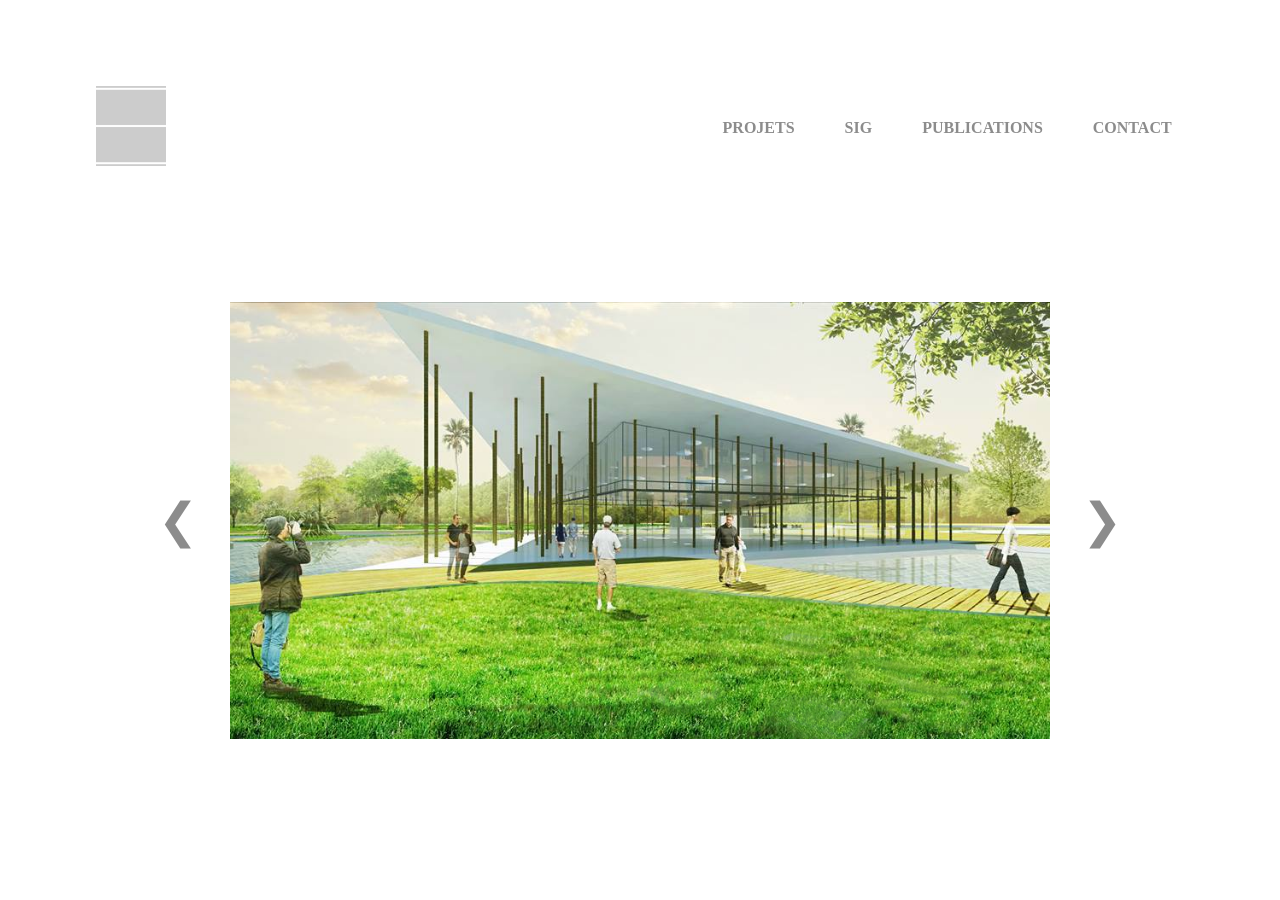
<file: projects/project6.html>
<!DOCTYPE html>
<html lang="en">
<head>
    <meta charset="UTF-8">
    <meta name="viewport" content="width=device-width, initial-scale=1.0">
    <title>Project 6 – Centre d'expositions Farroupilha</title>
    <link rel="stylesheet" href="project_style.css">
</head>
<body>

<header>
    <div class="logo"> <a href="../index.html"><img src="../images/logo.png" alt="Logo"></a> </div>
    <nav>
        <ul>
            <li><a href="../index.html">PROJETS</a></li>
            <li><a href="../sig.html">SIG</a></li>
            <li><a href="../publications.html">PUBLICATIONS</a></li>
            <li><a href="../contact.html">CONTACT</a></li>
        </ul>
    </nav>
</header>

<div class="slideshow-container">
    <img src="../images/P6/slide1.png" class="slide active" alt="Slide 1">
    <img src="../images/P6/slide2.png" class="slide" alt="Slide 2">
    <img src="../images/P6/slide3.jpg" class="slide" alt="Slide 3">
    <img src="../images/P6/slide4.jpg" class="slide" alt="Slide 4">


    <div class="project-title">Centre d'expositions Farroupilha</div>

    <button class="nav-arrow prev" onclick="changeSlide(-1)">&#10094;</button>
    <button class="nav-arrow next" onclick="changeSlide(1)">&#10095;</button>
</div>

<script>
    let slideIndex = 0;
    const slides = document.querySelectorAll('.slide');
    const projectTitle = document.querySelector('.project-title');

    const titles = [
        " ",
        " ",
        "Croquis de conception",
        "Croquis de conception",
    ];

    function showSlide(index) {
        slides.forEach(slide => slide.classList.remove('active'));
        slides[index].classList.add('active');
        projectTitle.textContent = titles[index] || "Centre d'expositions Farroupilha";  // fallback
    }

    function changeSlide(direction) {
        slideIndex = (slideIndex + direction + slides.length) % slides.length;
        showSlide(slideIndex);
    }

    // Show first slide and title on load
    showSlide(slideIndex);
</script>


</body>
</html>
</file>
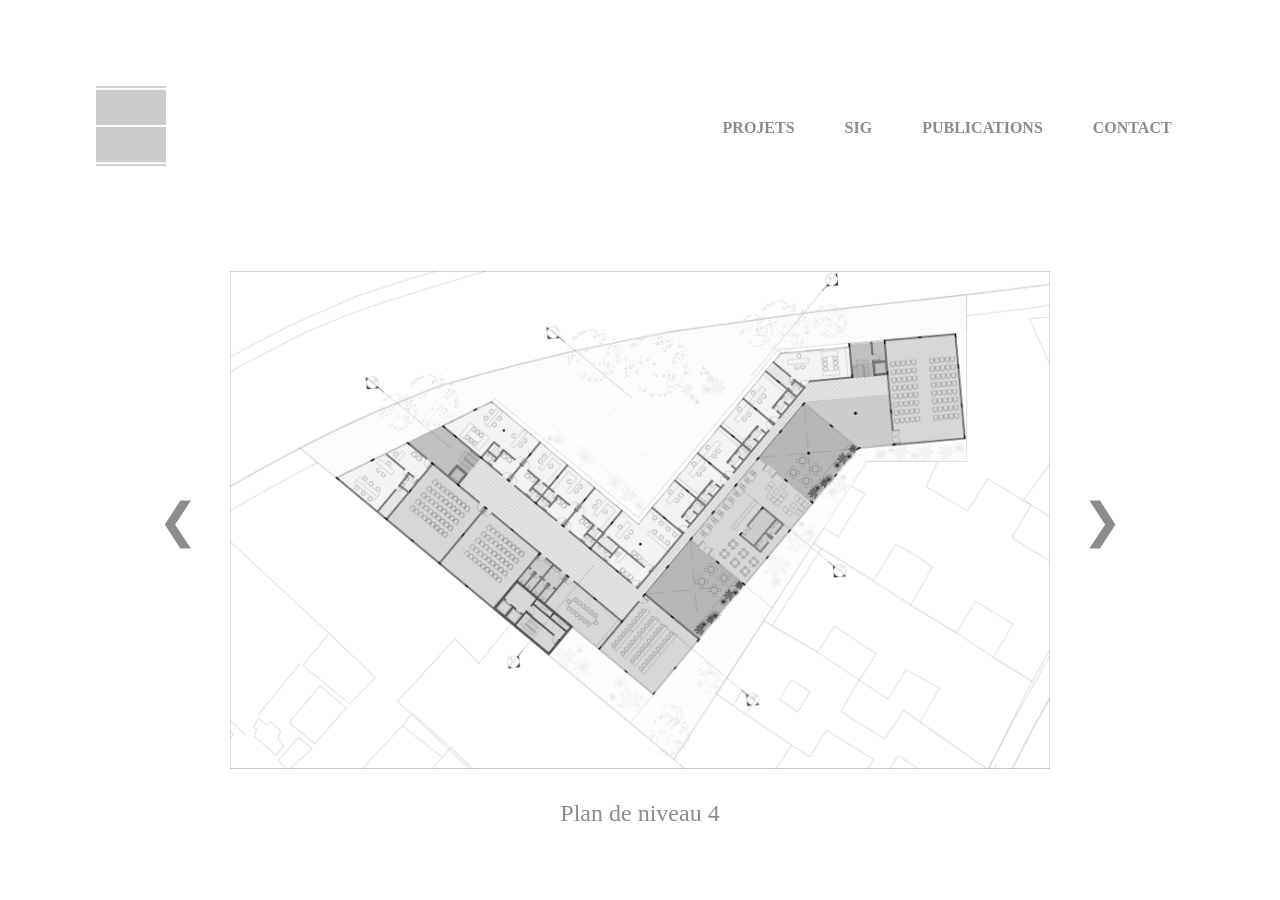
<file: projects/project7.html>
<!DOCTYPE html>
<html lang="en">
<head>
    <meta charset="UTF-8">
    <meta name="viewport" content="width=device-width, initial-scale=1.0">
    <title>Project 7 – Résidence Loureiro Silva</title>
    <link rel="stylesheet" href="project_style.css">
</head>
<body>

<header>
    <div class="logo"> <a href="../index.html"><img src="../images/logo.png" alt="Logo"></a> </div>
    <nav>
        <ul>
            <li><a href="../index.html">PROJETS</a></li>
            <li><a href="../sig.html">SIG</a></li>
            <li><a href="../publications.html">PUBLICATIONS</a></li>
            <li><a href="../contact.html">CONTACT</a></li>
        </ul>
    </nav>
</header>

<div class="slideshow-container">
    <img src="../images/P7/slide1.png" class="slide active" alt="Slide 1">
    <img src="../images/P7/slide2.png" class="slide" alt="Slide 2">
    <img src="../images/P7/slide3.png" class="slide" alt="Slide 3">
    <img src="../images/P7/slide4.png" class="slide" alt="Slide 4">
    <img src="../images/P7/slide5.png" class="slide" alt="Slide 5">


    <div class="project-title">Résidence Loureiro Silva</div>

    <button class="nav-arrow prev" onclick="changeSlide(-1)">&#10094;</button>
    <button class="nav-arrow next" onclick="changeSlide(1)">&#10095;</button>
</div>

<script>
    let slideIndex = 0;
    const slides = document.querySelectorAll('.slide');
    const projectTitle = document.querySelector('.project-title');

    const titles = [
        "Plan de niveau 4",
        "Coupe A : vue longitudinale du bâtiment",
        "Coupe B : vue transversale du bâtiment",
        "Coupe C : vue transversale du bâtiment",
        "Détail d'élévation",
    ];

    function showSlide(index) {
        slides.forEach(slide => slide.classList.remove('active'));
        slides[index].classList.add('active');
        projectTitle.textContent = titles[index] || "Résidence Loureiro Silva";  // fallback
    }

    function changeSlide(direction) {
        slideIndex = (slideIndex + direction + slides.length) % slides.length;
        showSlide(slideIndex);
    }

    // Show first slide and title on load
    showSlide(slideIndex);
</script>


</body>
</html>
</file>
<file: style.css>
body {
    margin: 2cm; /* Adds a 2cm space around the entire page */
    box-sizing: border-box; /* Ensures padding and border are included in width calculations */
    font-family: Garamond, serif;
    background-color: #ffffff; 
}


header {
    position: relative; /* Changes the header to normal document flow */
    top: auto; /* Resets any previous top positioning */
    left: auto;
    right: auto;
    width: calc(100% - 1cm); /* Keeps the width inside the 2cm borders */
    display: flex;
    justify-content: space-between;
    align-items: center;
    background-color: #ffffff;
    padding: 10px 20px;
}

/* Logo */
.logo img {
    height: 80px; /* Controls the logo size */
}

/* Navigation menu adjustments */
nav ul {
    list-style: none; /* Removes bullet points */
    display: flex; /* Makes menu items appear in a row */
    gap: 20px; /* Adds spacing between menu items */
    padding: 0;
    margin: 0;
    flex-wrap: wrap; /* Allows menu to wrap on smaller screens */
}

nav {
    display: flex;
    justify-content: flex-end; /* Aligns menu items to the right */
    width: 100%;
    overflow: hidden;
}

nav ul li {
    white-space: nowrap; /* Prevents text from breaking into multiple lines */
}

/* Menu links in header */
nav a {
    text-decoration: none; /* Removes underlines from links */
    color: #8c8c8c; /* Dark gray text */
    font-weight: bold;
    padding: 10px 15px; /* Adds clickable padding */
    display: block;
}

/*  ===================================================  */


#projects {
    margin-top: 2cm; /* Ensures space below the fixed header */
    display: flex;
    justify-content: center; /* Centers the gallery within the available space */
    width: 100%; /* Makes the section stretch to the full width */
}

.gallery {
    column-count: 2;
    column-gap: 1cm;
    padding: 10px 20px;
    background-color: #ffffff;
    width: 80%;
    margin: 0 auto;
}

.project {
    display: inline-block;
    width: 100%;
    margin-bottom: 1cm;
    break-inside: avoid;
    position: relative;
    overflow: hidden;
}




.gallery img {
    width: 100%;
    height: auto;
    display: block;
    border-radius: 8px;
    transition: 0.3s;
    filter: grayscale(100%);
    object-fit: cover;
}

/* Project title text */
.gallery .overlay {
    position: absolute;
    top: 0; /* Aligns the overlay to the top of the image */
    left: 0; /* Aligns the overlay to the left of the image */
    width: 100%; /* Makes the overlay cover the full width of the image */
    height: 100%; /* Makes the overlay cover the full height of the image */
    background: rgba(0, 0, 0, 0.7); /* Semi-transparent background */
    color: white;
    display: flex; /* Enables flexbox for centering */
    justify-content: center; /* Centers text horizontally */
    align-items: center; /* Centers text vertically */
    font-size: 24px;
    border-radius: 8px; /* Keeps rounded corners like the image */
    opacity: 0; /* Hides overlay initially */
    transition: opacity 0.3s ease-in-out; /* Smooth fade effect */
    text-align: center;
}

/* Cinematics */
.project:hover img {
    transform: scale(1.05); /* Slightly enlarges image on hover */
    filter: grayscale(0%); /* Restores color when hovered */
}


/* Show the overlay title only when hovering over the project */
.project:hover .overlay {
    opacity: 1; /* Make the title visible */
}



/* ========================= */
/* Mobile Adaptation Section */
/* ========================= */


/* Tablets and small laptops */
@media (max-width: 768px) {
    body {
    margin: 10px; /* smaller margin for tablets & phones */
    }

    .gallery {
        display: grid;
        grid-template-columns: 1fr; /* single column by default */
        gap: 5px;
    }

    .gallery .project:nth-child(1) {
    order: 3;
    }
    .gallery .project:nth-child(2) {
    order: 5;
    }
    .gallery .project:nth-child(3) {
    order: 6;
    }
    .gallery .project:nth-child(4) {
    order: 1;
    }
    .gallery .project:nth-child(5) {
    order: 2;
    }
    .gallery .project:nth-child(6) {
    order: 4;
    }
    .gallery .project:nth-child(7) {
    order: 7;
    }  
}


/* Phones */
@media (max-width: 600px) {

    nav ul {
    flex-direction: column;
    align-items: center;
    gap: 10px;
    }

    nav a {
    padding: 8px;
    font-size: 16px;
    }
}
</file>
<file: style_art.css>
body {
    margin: 2cm; /* Adds a 2cm space around the entire page */
    box-sizing: border-box; /* Ensures padding and border are included in width calculations */
    font-family: Garamond, serif;
    background-color: #ffffff; 
}


header {
    position: relative; /* Changes the header to normal document flow */
    top: auto; /* Resets any previous top positioning */
    left: auto;
    right: auto;
    width: calc(100% - 1cm); /* Keeps the width inside the 2cm borders */
    display: flex;
    justify-content: space-between;
    align-items: center;
    background-color: #ffffff;
    padding: 10px 20px;
}

/* Logo */
.logo img {
    height: 80px; /* Controls the logo size */
}

/* Navigation menu adjustments */
nav ul {
    list-style: none; /* Removes bullet points */
    display: flex; /* Makes menu items appear in a row */
    gap: 20px; /* Adds spacing between menu items */
    padding: 0;
    margin: 0;
    flex-wrap: wrap; /* Allows menu to wrap on smaller screens */
}

nav {
    display: flex;
    justify-content: flex-end; /* Aligns menu items to the right */
    width: 100%;
    overflow: hidden;
}

nav ul li {
    white-space: nowrap; /* Prevents text from breaking into multiple lines */
}

/* Menu links in header */
nav a {
    text-decoration: none; /* Removes underlines from links */
    color: #8c8c8c; /* Dark gray text */
    font-weight: bold;
    padding: 10px 15px; /* Adds clickable padding */
    display: block;
}

/*  ===================================================  */

#projects {
    margin-top: 2cm; /* Ensures space below the fixed header */
    display: flex;
    justify-content: center; /* Centers the gallery within the available space */
    width: 100%; /* Makes the section stretch to the full width */
}

.gallery {
    column-count: 3;
    column-gap: 1cm;
    padding: 10px 20px;
    background-color: #ffffff;
    width: 60%;
    margin: 0 auto;
}

.project {
    display: inline-block;
    width: 100%;
    margin-bottom: 1cm;
    break-inside: avoid;
    position: relative;
    overflow: hidden;
}

.gallery img {
    width: 100%;
    height: auto;
    display: block;
    border-radius: 8px;
    transition: 0.3s;
    filter: grayscale(100%);
    object-fit: cover;
}


/* Project title text */
.gallery .overlay {
    position: absolute;
    top: 0; /* Aligns the overlay to the top of the image */
    left: 0; /* Aligns the overlay to the left of the image */
    width: 100%; /* Makes the overlay cover the full width of the image */
    height: 100%; /* Makes the overlay cover the full height of the image */
    background: rgba(0, 0, 0, 0.7); /* Semi-transparent background */
    color: white;
    display: flex; /* Enables flexbox for centering */
    justify-content: center; /* Centers text horizontally */
    align-items: center; /* Centers text vertically */
    font-size: 24px;
    border-radius: 8px; /* Keeps rounded corners like the image */
    opacity: 0; /* Hides overlay initially */
    transition: opacity 0.3s ease-in-out; /* Smooth fade effect */
    text-align: center;
}

/* Cinematics */
.project:hover img {
    transform: scale(1.05); /* Slightly enlarges image on hover */
    filter: grayscale(0%); /* Restores color when hovered */
}


/* Show the overlay title only when hovering over the project */
.project:hover .overlay {
    opacity: 1; /* Make the title visible */
}


.gallery .Art_legend {
    text-align: center;
    margin-top: 10px;
    line-height: 1.6;
}


/* ========================= */
/* Mobile Adaptation Section */
/* ========================= */


/* Tablets and small laptops */
@media (max-width: 768px) {
    body {
    margin: 10px; /* smaller margin for tablets & phones */
    }

    .gallery {
        column-count: 1;
        width: 80%;
    }
}


/* Phones */
@media (max-width: 600px) {
    main {
    font-size: 16px;
    padding: 0 10px;
    }   

    /* h2 {
    font-size: 20px;
    } */

    nav ul {
    flex-direction: column;
    align-items: center;
    gap: 10px;
    }

    nav a {
    padding: 8px;
    font-size: 16px;
    }
}
</file>
<file: style_contact.css>
body {
    margin: 2cm; /* Adds a 2cm space around the entire page */
    box-sizing: border-box; /* Ensures padding and border are included in width calculations */
    font-family: Garamond, serif;
    background-color: #ffffff; 
}


header {
    position: relative; /* Changes the header to normal document flow */
    top: auto; /* Resets any previous top positioning */
    left: auto;
    right: auto;
    width: calc(100% - 1cm); /* Keeps the width inside the 2cm borders */
    display: flex;
    justify-content: space-between;
    align-items: center;
    background-color: #ffffff;
    padding: 10px 20px;
}

/* Logo */
.logo img {
    height: 80px; /* Controls the logo size */
}

/* Navigation menu adjustments */
nav ul {
    list-style: none; /* Removes bullet points */
    display: flex; /* Makes menu items appear in a row */
    gap: 20px; /* Adds spacing between menu items */
    padding: 0;
    margin: 0;
    flex-wrap: wrap; /* Allows menu to wrap on smaller screens */
}

nav {
    display: flex;
    justify-content: flex-end; /* Aligns menu items to the right */
    width: 100%;
    overflow: hidden;
}

nav ul li {
    white-space: nowrap; /* Prevents text from breaking into multiple lines */
}

/* Menu links in header */
nav a {
    text-decoration: none; /* Removes underlines from links */
    color: #8c8c8c; /* Dark gray text */
    font-weight: bold;
    padding: 10px 15px; /* Adds clickable padding */
    display: block;
}

/*  ===================================================  */

/* CONTACT */ 

.contact {
    margin-top: 3cm; /* Pushes content below the header */
    padding: 2cm;
    text-align: center;
    max-width: 600px;
    margin-left: auto;
    margin-right: auto;
    margin-bottom: 20px;
    background-color: #ffffff;
    border-radius: 10px;
    box-shadow: 2px 2px 10px rgba(0, 0, 0, 0.2);
}


.about {
    padding: 10px 20px;
    background-color: #ffffff;
}

.about p {
    font-family: "Times New Roman", Times, serif;
    font-size: 19px;
    color: #555;
    line-height: 1.8;
    margin-bottom: 15px;
    width: 44%;
    margin: 0 auto; 
    text-align: justify;
}

.highlight {
  color: #000000; 
  font-weight: bold;
}


/* ========================= */
/* Mobile Adaptation Section */
/* ========================= */


/* Tablets and small laptops */
@media (max-width: 768px) {
    body {
    margin: 10px; /* smaller margin for tablets & phones */
    }

}


/* Phones */
@media (max-width: 600px) {

    nav ul {
    flex-direction: column;
    align-items: center;
    gap: 10px;
    }

    nav a {
    padding: 8px;
    font-size: 16px;
    }

    .contact {
    padding: 0.3cm;
    }

    .contact img{
    width: 100%;
    }

    .about p {
    font-size: 16px;
    width: 100%;
    }   


}
</file>
<file: style_publications.css>
body {
    margin: 2cm; /* Adds a 2cm space around the entire page */
    box-sizing: border-box; /* Ensures padding and border are included in width calculations */
    font-family: Garamond, serif;
    background-color: #ffffff; 
}


header {
    position: relative; /* Changes the header to normal document flow */
    top: auto; /* Resets any previous top positioning */
    left: auto;
    right: auto;
    width: calc(100% - 1cm); /* Keeps the width inside the 2cm borders */
    display: flex;
    justify-content: space-between;
    align-items: center;
    background-color: #ffffff;
    padding: 10px 20px;
}

/* Logo */
.logo img {
    height: 80px; /* Controls the logo size */
}

/* Navigation menu adjustments */
nav ul {
    list-style: none; /* Removes bullet points */
    display: flex; /* Makes menu items appear in a row */
    gap: 20px; /* Adds spacing between menu items */
    padding: 0;
    margin: 0;
    flex-wrap: wrap; /* Allows menu to wrap on smaller screens */
}

nav {
    display: flex;
    justify-content: flex-end; /* Aligns menu items to the right */
    width: 100%;
    overflow: hidden;
}

nav ul li {
    white-space: nowrap; /* Prevents text from breaking into multiple lines */
}

/* Menu links in header */
nav a {
    text-decoration: none; /* Removes underlines from links */
    color: #8c8c8c; /* Dark gray text */
    font-weight: bold;
    padding: 10px 15px; /* Adds clickable padding */
    display: block;
}

/*  ===================================================  */


main {
    max-width: 900px;
    margin: 40px auto;
    padding: 0 20px;
    font-family: "Times New Roman", Times, serif;
    font-size: 18px;
    color: #333;
}

/* h1 {
    text-align: center;
    margin-bottom: 40px;
} */

section {
    margin-bottom: 40px;
}

section h2 {
    border-bottom: 2px solid #ccc;
    padding-bottom: 8px;
    margin-bottom: 20px;
    color: #444;
}

ul {
    list-style-type: disc;
    padding-left: 20px;
}

#publications li, #book li, #presentation li, #media li, #Projets li {
    text-align: justify;
    margin-bottom: 10px;
    line-height: 1.6;
}


/* ========================= */
/* Mobile Adaptation Section */
/* ========================= */

/* Tablets and small laptops */
@media (max-width: 768px) {
    body {
    margin: 10px; /* smaller margin for tablets & phones */
    }
}

/* Phones */
@media (max-width: 600px) {
    main {
    font-size: 16px;
    padding: 0 10px;
    }   

    h2 {
    font-size: 20px;
    }

    nav ul {
    flex-direction: column;
    align-items: center;
    gap: 10px;
    }

    nav a {
    padding: 8px;
    font-size: 16px;
    }
}
</file>
<file: sytle_sig.css>
body {
    margin: 2cm; /* Adds a 2cm space around the entire page */
    box-sizing: border-box; /* Ensures padding and border are included in width calculations */
    font-family: Garamond, serif;
    background-color: #ffffff; 
}


header {
    position: relative; /* Changes the header to normal document flow */
    top: auto; /* Resets any previous top positioning */
    left: auto;
    right: auto;
    width: calc(100% - 1cm); /* Keeps the width inside the 2cm borders */
    display: flex;
    justify-content: space-between;
    align-items: center;
    background-color: #ffffff;
    padding: 10px 20px;
}

/* Logo */
.logo img {
    height: 80px; /* Controls the logo size */
}

/* Navigation menu adjustments */
nav ul {
    list-style: none; /* Removes bullet points */
    display: flex; /* Makes menu items appear in a row */
    gap: 20px; /* Adds spacing between menu items */
    padding: 0;
    margin: 0;
    flex-wrap: wrap; /* Allows menu to wrap on smaller screens */
}

nav {
    display: flex;
    justify-content: flex-end; /* Aligns menu items to the right */
    width: 100%;
    overflow: hidden;
}

nav ul li {
    white-space: nowrap; /* Prevents text from breaking into multiple lines */
}

/* Menu links in header */
nav a {
    text-decoration: none; /* Removes underlines from links */
    color: #8c8c8c; /* Dark gray text */
    font-weight: bold;
    padding: 10px 15px; /* Adds clickable padding */
    display: block;
}


/*  ===================================================  */

main {
    max-width: 900px;
    margin: 40px auto;
    padding: 0 20px;
    font-family: "Times New Roman", Times, serif;
    font-size: 18px;
    color: #333;
    text-align: justify;
}

/* h1 {
    text-align: center;
    margin-bottom: 40px;
} */

section {
    margin-bottom: 40px;
}

section h2 {
    border-bottom: 2px solid #ccc;
    padding-bottom: 8px;
    margin-bottom: 20px;
    color: #444;
}

p {
    text-align: justify;
    margin-bottom: 10px;
    line-height: 1.9;    
}

.cite {
    display: flex;
    justify-content: flex-end; /* Aligns menu items to the right */
    width: 100%;
    overflow: hidden;
}




.gif {
    display: inline-block;
    width: 100%;
    margin-bottom: 1cm;
    break-inside: avoid;
    position: relative;
    overflow: hidden;
    box-shadow: 2px 2px 10px rgba(0, 0, 0, 0.2);
}


.gallerySIG {
    column-count: 1;
    column-gap: 1cm;
    /* padding: 10px 20px; */
    background-color: #ffffff;
    width: 100%;
    margin: 0 auto;
}


#RS .gallerySIG {
    column-count: 2;
    column-gap: 1cm;
    padding: 1cm 0;
    background-color: #ffffff;
    width: 100%;
    margin: 0 auto;
}

#POA .gallerySIG {
    column-count: 2;
    column-gap: 1cm;
    padding: 1cm 0;
    background-color: #ffffff;
    width: 100%;
    margin: 0 auto;
}

#URUGUAI .gallerySIG {
    column-count: 2;
    column-gap: 1cm;
    padding: 1cm 0;
    background-color: #ffffff;
    width: 100%;
    margin: 0 auto;
}



#RS .gallerySIG img {
    width: 100%;
    margin: 0 auto;
    height: auto;
    display: block;
    border-radius: 8px;
    transition: 0.3s;
    /* filter: grayscale(100%); */
    object-fit: cover;
}


#POA .gallerySIG img {
    width: 100%;
    margin: 0 auto;
    height: auto;
    display: block;
    border-radius: 8px;
    transition: 0.3s;
    object-fit: cover;
}

#URUGUAI .gallerySIG img {
    width: 85%;
    margin: 0 auto;
    height: auto;
    display: block;
    border-radius: 8px;
    transition: 0.3s;
    object-fit: cover;
}




.gallerySIG .overlay {
    position: absolute;
    top: 0; /* Aligns the overlay to the top of the image */
    left: 0; /* Aligns the overlay to the left of the image */
    width: 100%; /* Makes the overlay cover the full width of the image */
    height: 100%; /* Makes the overlay cover the full height of the image */
    background: rgba(0, 0, 0, 0.7); /* Semi-transparent background */
    color: white;
    display: flex; /* Enables flexbox for centering */
    justify-content: center; /* Centers text horizontally */
    align-items: center; /* Centers text vertically */
    font-size: 24px;
    border-radius: 8px; /* Keeps rounded corners like the image */
    opacity: 1; /* Hides overlay initially */
    transition: opacity 0.3s ease-in-out; /* Smooth fade effect */
    text-align: center;
}



/* ========================= */
/* Mobile Adaptation Section */
/* ========================= */

/* Tablets and small laptops */
@media (max-width: 768px) {
    body {
    margin: 10px; /* smaller margin for tablets & phones */
    }

    #RS .gallerySIG,
    #POA .gallerySIG,
    #URUGUAI .gallerySIG {
    column-count: 1;
    }
}

/* Phones */
@media (max-width: 600px) {
    main {
    font-size: 16px; /* instead of 18px */
    padding: 0 10px;
    }   

    h2 {
    font-size: 20px;
    }

    nav ul {
    flex-direction: column;
    align-items: center;
    gap: 10px;
    }

    nav a {
    padding: 8px;
    font-size: 16px;
    }
}
</file>
<file: projects/project_style.css>
body {
    margin: 0;
    font-family: Garamond, serif;
    background-color: rgb(255, 255, 255);
    color: #8c8c8c;
    overflow-x: hidden;
}

header {
    position: relative; /* Changes the header to normal document flow */
    top: auto; /* Resets any previous top positioning */
    left: auto;
    right: auto;
    width: calc(100% - 1cm); /* Keeps the width inside the 2cm borders */
    display: flex;
    justify-content: space-between;
    align-items: center;
    background-color: #ffffff;
    padding: 10px 20px;
}
.logo{
    margin: 2cm;
}

.logo img {
    height: 80px;
}

/* Navigation menu adjustments */
nav ul {
    list-style: none; /* Removes bullet points */
    display: flex; /* Makes menu items appear in a row */
    gap: 20px; /* Adds spacing between menu items */
    padding: 0;
    margin: 0;
    flex-wrap: wrap; /* Allows menu to wrap on smaller screens */
}

nav {
    margin: 2cm;
    display: flex;
    justify-content: flex-end; /* Aligns menu items to the right */
    width: 100%;
    overflow: hidden;
}

nav ul li {
    white-space: nowrap; /* Prevents text from breaking into multiple lines */
}

/* Menu links in header */
nav a {
    text-decoration: none; /* Removes underlines from links */
    color: #8c8c8c; /* Dark gray text */
    font-weight: bold;
    padding: 10px 15px; /* Adds clickable padding */
    display: block;
}


/*  ===================================================  */


.slideshow-container {
    position: relative;
    width: 80%;
    margin: 0 auto;
    height: calc(70vh - 100px); /* account for header */
    background-color: #ffffff; 
}

.slide {
    display: none;
    width: 80%;
    margin: 0 auto;
    height: 100%;
    object-fit: contain;
}

.slide.active {
    display: block;
}

.project-title {
    position: relative;
    bottom: 0;
    width: 100%;
    text-align: center;
    font-size: 24px;
    background: rgba(255, 255, 255, 0.4);
    padding: 15px 0;
}

.nav-arrow {
    position: absolute;
    top: 50%;
    transform: translateY(-50%);
    font-size: 48px;
    color: #8c8c8c;
    background: rgba(255, 255, 255, 0.3);
    border: none;
    cursor: pointer;
    padding: 10px 20px;
    z-index: 10;
}

.nav-arrow:hover {
    background: rgba(0, 0, 0, 0.6);
}

.prev {
    left: 10px;
}

.next {
    right: 10px;
}

/* ========================= */
/* Mobile Adaptation Section */
/* ========================= */

/* Tablets and small laptops */
@media (max-width: 768px) {
    .logo {
        margin: 10px; 
    }

    nav{
        margin: 10px;
    }
}

/* Phones */
@media (max-width: 600px) {

    .project-title{
        font-size: 16px;
        position: relative;
        bottom: 0;
    }

    .slideshow-container {
        width: 100%;    
        height: calc(50vh - 100px); /* account for header */
    }

    .nav-arrow {
    top: 50%;
    font-size: 16px;
    color: white;
    padding: 5px 10px;
    }

    .slide {
    width: 100%;
    }   

    nav ul {
    flex-direction: column;
    align-items: center;
    gap: 10px;
    }

    nav a {
    padding: 8px;
    font-size: 16px;
    }
}
</file>
